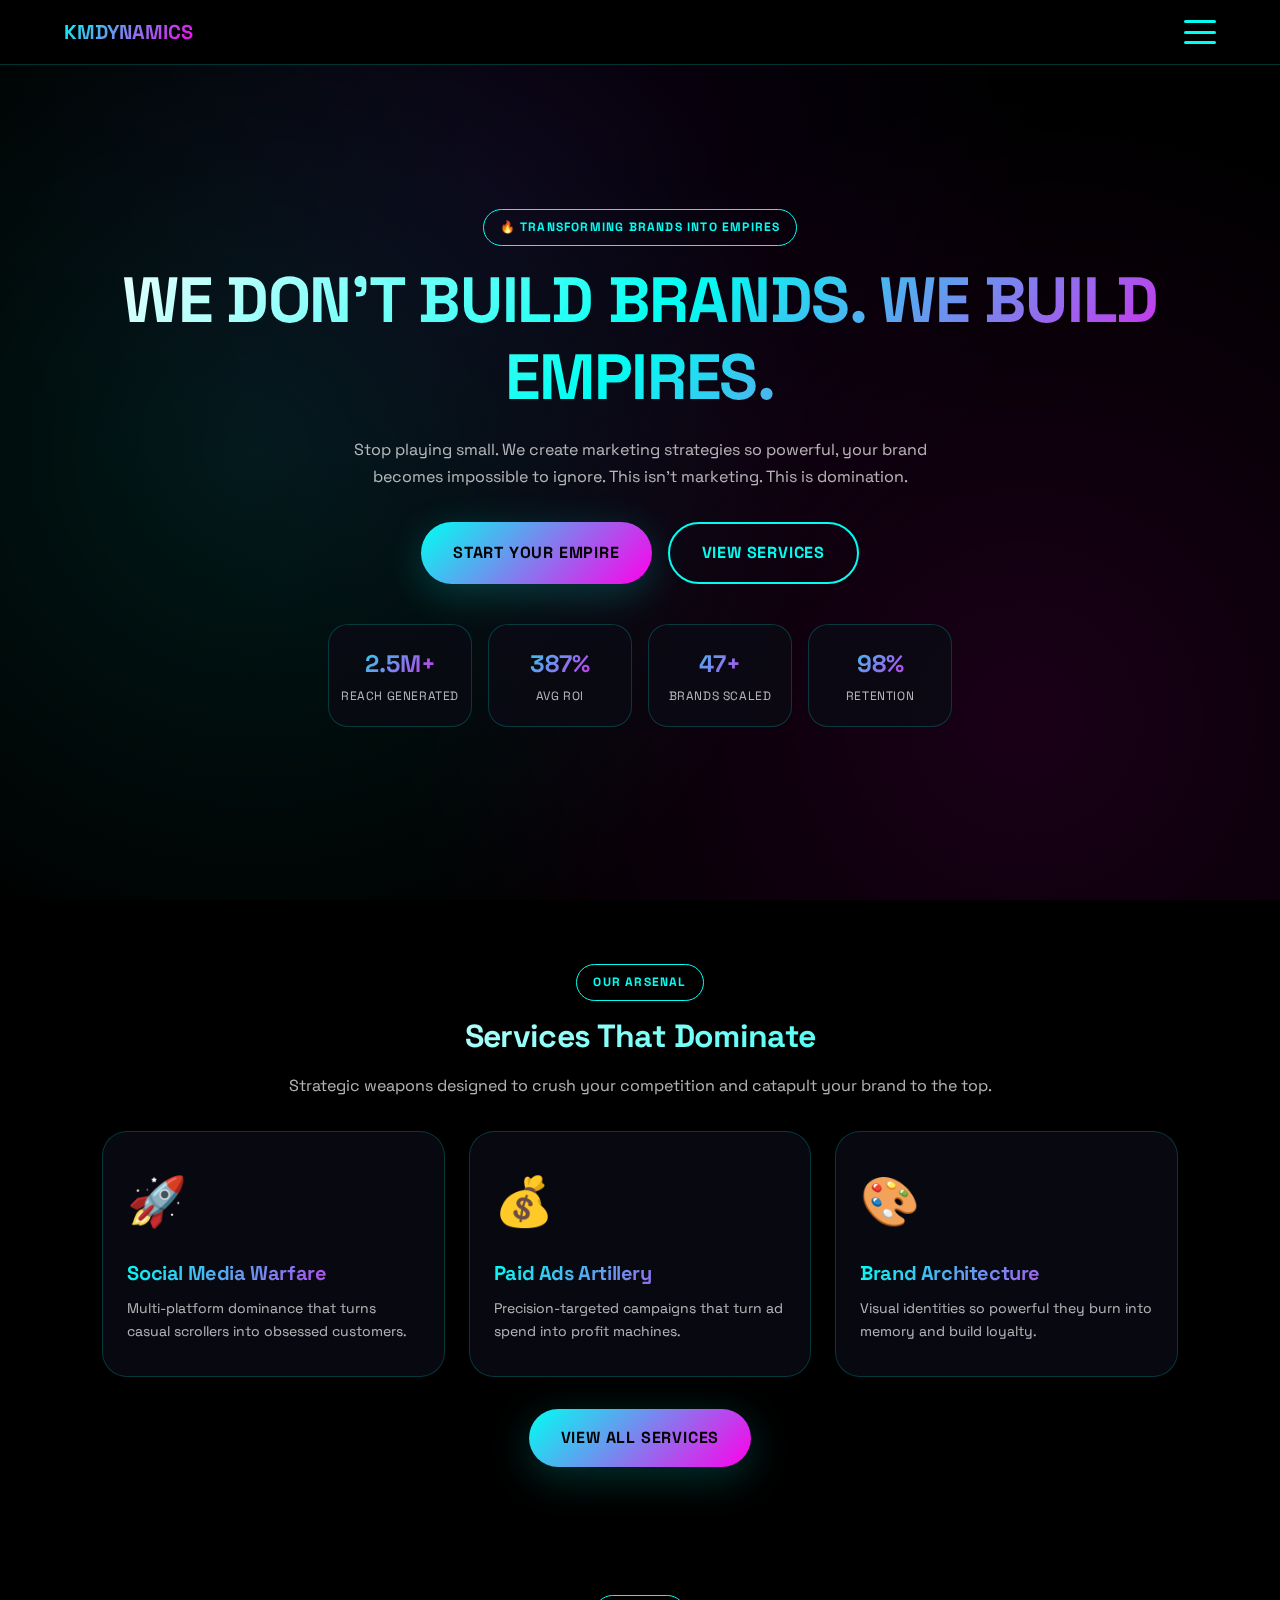
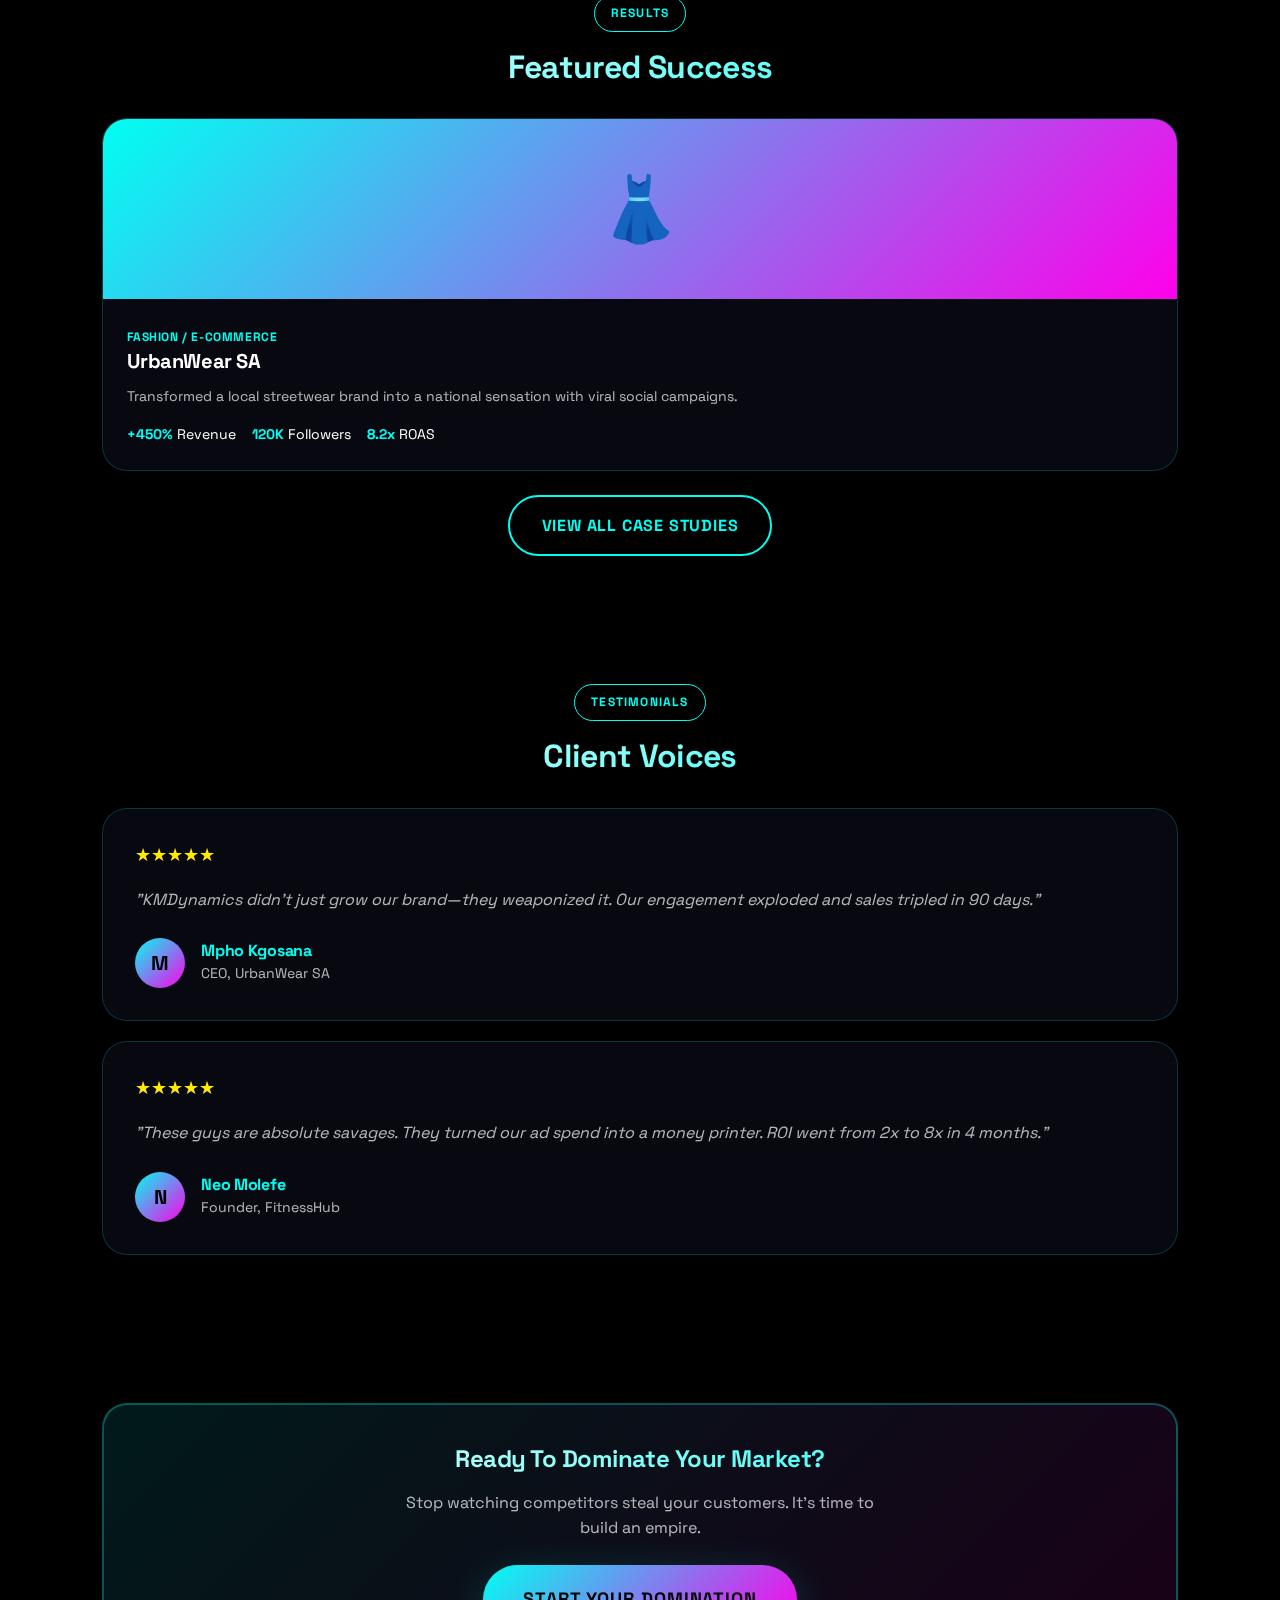
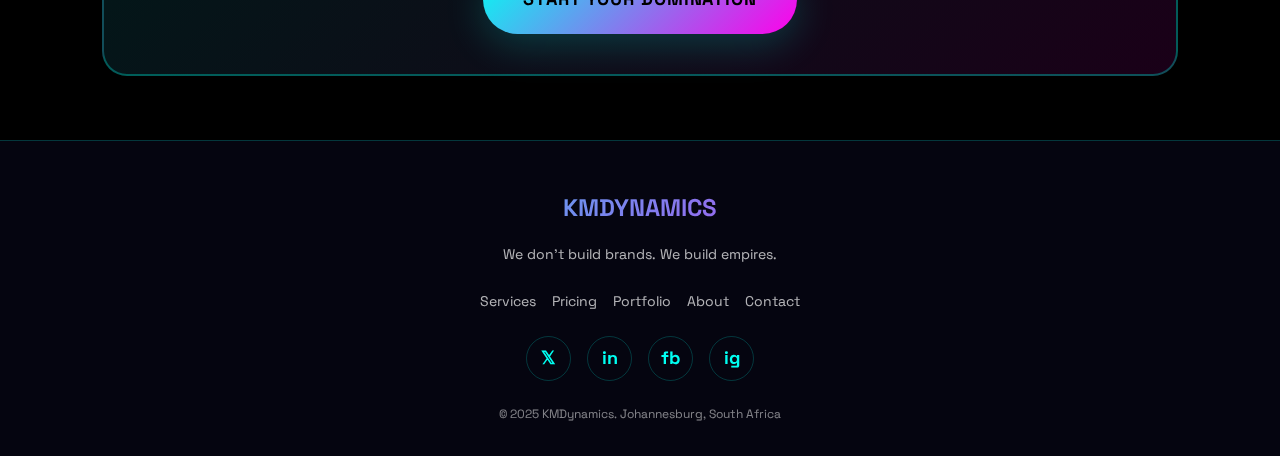
<file: index.html>
<!DOCTYPE html>
<html lang="en">
<head>
  <meta charset="UTF-8">
  <meta name="viewport" content="width=device-width, initial-scale=1.0">
  <meta name="description" content="KMDynamics - We don't build brands, we build empires. Strategic marketing that transforms ambitious brands into market leaders in South Africa.">
  <meta name="keywords" content="digital marketing, social media marketing, branding, SEO, Johannesburg, South Africa">
  <meta name="author" content="KMDynamics">
  
  <!-- Open Graph -->
  <meta property="og:title" content="KMDynamics | We Build Empires">
  <meta property="og:description" content="Strategic marketing that transforms ambitious brands into market leaders.">
  <meta property="og:type" content="website">
  <meta property="og:url" content="https://kmdynamics.co.za">
  
  <!-- Canonical -->
  <link rel="canonical" href="https://kmdynamics.co.za">
  
  <title>KMDynamics | We Don't Build Brands. We Build Empires.</title>
  
  <!-- Preload Critical Font -->
  <link rel="preconnect" href="https://fonts.googleapis.com">
  <link rel="preconnect" href="https://fonts.gstatic.com" crossorigin>
  <link href="https://fonts.googleapis.com/css2?family=Space+Grotesk:wght@400;500;600;700;800;900&display=swap" rel="stylesheet">
  
  <!-- Stylesheet -->
  <link rel="stylesheet" href="style.css">
</head>
<body>
  <!-- Skip Link for Accessibility -->
  <a href="#main" class="skip-link">Skip to main content</a>
  
  <!-- Background -->
  <div class="bg-gradient"></div>
  
  <!-- Header -->
  <header class="header">
    <a href="index.html" class="logo">KMDYNAMICS</a>
    <button class="menu-btn" onclick="toggleMenu()" aria-label="Toggle navigation" aria-expanded="false">
      <span></span><span></span><span></span>
    </button>
  </header>
  
  <!-- Mobile Navigation -->
  <nav class="mobile-nav" aria-label="Main navigation">
    <a href="index.html" class="active">Home</a>
    <a href="services.html">Services</a>
    <a href="pricing.html">Pricing</a>
    <a href="portfolio.html">Portfolio</a>
    <a href="about.html">About</a>
    <a href="contact.html">Contact</a>
  </nav>

  <!-- Main Content -->
  <main id="main">
    <!-- Hero Section -->
    <section class="hero">
      <span class="tag">🔥 Transforming Brands Into Empires</span>
      <h1 class="hero-title text-gradient">WE DON'T BUILD BRANDS. WE BUILD EMPIRES.</h1>
      <p class="hero-desc">Stop playing small. We create marketing strategies so powerful, your brand becomes impossible to ignore. This isn't marketing. This is domination.</p>
      <div class="hero-cta">
        <a href="contact.html" class="btn btn-primary">Start Your Empire</a>
        <a href="services.html" class="btn btn-secondary">View Services</a>
      </div>
      
      <!-- Stats -->
      <div class="stats-grid">
        <div class="stat-card">
          <div class="stat-number">2.5M+</div>
          <div class="stat-label">Reach Generated</div>
        </div>
        <div class="stat-card">
          <div class="stat-number">387%</div>
          <div class="stat-label">Avg ROI</div>
        </div>
        <div class="stat-card">
          <div class="stat-number">47+</div>
          <div class="stat-label">Brands Scaled</div>
        </div>
        <div class="stat-card">
          <div class="stat-number">98%</div>
          <div class="stat-label">Retention</div>
        </div>
      </div>
    </section>

    <!-- Services Preview -->
    <section class="section">
      <div class="text-center mb-8">
        <span class="tag">Our Arsenal</span>
        <h2 class="section-title text-gradient-subtle">Services That Dominate</h2>
        <p class="section-desc">Strategic weapons designed to crush your competition and catapult your brand to the top.</p>
      </div>
      
      <div class="services-grid">
        <article class="service-card">
          <span class="service-icon">🚀</span>
          <h3>Social Media Warfare</h3>
          <p>Multi-platform dominance that turns casual scrollers into obsessed customers.</p>
        </article>
        <article class="service-card">
          <span class="service-icon">💰</span>
          <h3>Paid Ads Artillery</h3>
          <p>Precision-targeted campaigns that turn ad spend into profit machines.</p>
        </article>
        <article class="service-card">
          <span class="service-icon">🎨</span>
          <h3>Brand Architecture</h3>
          <p>Visual identities so powerful they burn into memory and build loyalty.</p>
        </article>
      </div>
      
      <div class="text-center mt-8">
        <a href="services.html" class="btn btn-primary">View All Services</a>
      </div>
    </section>

    <!-- Featured Case Study -->
    <section class="section">
      <div class="text-center mb-8">
        <span class="tag">Results</span>
        <h2 class="section-title text-gradient-subtle">Featured Success</h2>
      </div>
      
      <article class="portfolio-card">
        <div class="portfolio-image">👗</div>
        <div class="portfolio-content">
          <span class="portfolio-tag">Fashion / E-commerce</span>
          <h3>UrbanWear SA</h3>
          <p>Transformed a local streetwear brand into a national sensation with viral social campaigns.</p>
          <div class="portfolio-stats">
            <span class="portfolio-stat"><strong>+450%</strong> Revenue</span>
            <span class="portfolio-stat"><strong>120K</strong> Followers</span>
            <span class="portfolio-stat"><strong>8.2x</strong> ROAS</span>
          </div>
        </div>
      </article>
      
      <div class="text-center mt-6">
        <a href="portfolio.html" class="btn btn-secondary">View All Case Studies</a>
      </div>
    </section>

    <!-- Testimonials -->
    <section class="section">
      <div class="text-center mb-8">
        <span class="tag">Testimonials</span>
        <h2 class="section-title text-gradient-subtle">Client Voices</h2>
      </div>
      
      <div class="testimonial">
        <div class="stars">★★★★★</div>
        <p class="testimonial-text">"KMDynamics didn't just grow our brand—they weaponized it. Our engagement exploded and sales tripled in 90 days."</p>
        <div class="author">
          <div class="avatar">M</div>
          <div class="author-info">
            <h4>Mpho Kgosana</h4>
            <span>CEO, UrbanWear SA</span>
          </div>
        </div>
      </div>
      
      <div class="testimonial">
        <div class="stars">★★★★★</div>
        <p class="testimonial-text">"These guys are absolute savages. They turned our ad spend into a money printer. ROI went from 2x to 8x in 4 months."</p>
        <div class="author">
          <div class="avatar">N</div>
          <div class="author-info">
            <h4>Neo Molefe</h4>
            <span>Founder, FitnessHub</span>
          </div>
        </div>
      </div>
    </section>

    <!-- CTA Section -->
    <section class="section">
      <div class="cta-box">
        <h2 class="text-gradient-subtle">Ready To Dominate Your Market?</h2>
        <p>Stop watching competitors steal your customers. It's time to build an empire.</p>
        <a href="contact.html" class="btn btn-primary btn-lg">Start Your Domination</a>
      </div>
    </section>
  </main>

  <!-- Footer -->
  <footer class="footer">
    <div class="footer-logo">KMDYNAMICS</div>
    <p class="footer-desc">We don't build brands. We build empires.</p>
    <nav class="footer-links" aria-label="Footer navigation">
      <a href="services.html">Services</a>
      <a href="pricing.html">Pricing</a>
      <a href="portfolio.html">Portfolio</a>
      <a href="about.html">About</a>
      <a href="contact.html">Contact</a>
    </nav>
    <div class="social-links">
      <a href="#" class="social-link" aria-label="Twitter">𝕏</a>
      <a href="#" class="social-link" aria-label="LinkedIn">in</a>
      <a href="#" class="social-link" aria-label="Facebook">fb</a>
      <a href="#" class="social-link" aria-label="Instagram">ig</a>
    </div>
    <p class="copyright">© 2025 KMDynamics. Johannesburg, South Africa</p>
  </footer>

  <!-- Scripts -->
  <script>
    // Mobile Menu Toggle
    function toggleMenu() {
      const btn = document.querySelector('.menu-btn');
      const nav = document.querySelector('.mobile-nav');
      const isOpen = btn.classList.toggle('active');
      nav.classList.toggle('active');
      btn.setAttribute('aria-expanded', isOpen);
      document.body.style.overflow = isOpen ? 'hidden' : '';
    }

    // Close menu on link click
    document.querySelectorAll('.mobile-nav a').forEach(link => {
      link.addEventListener('click', () => {
        document.querySelector('.menu-btn').classList.remove('active');
        document.querySelector('.mobile-nav').classList.remove('active');
        document.body.style.overflow = '';
      });
    });

    // Intersection Observer for animations
    const observer = new IntersectionObserver((entries) => {
      entries.forEach(entry => {
        if (entry.isIntersecting) {
          entry.target.classList.add('animate-in');
        }
      });
    }, { threshold: 0.1 });

    document.querySelectorAll('.service-card, .testimonial, .portfolio-card').forEach(el => {
      observer.observe(el);
    });
  </script>

  <!-- Structured Data -->
  <script type="application/ld+json">
  {
    "@context": "https://schema.org",
    "@type": "Organization",
    "name": "KMDynamics",
    "description": "Strategic marketing agency that transforms ambitious brands into market leaders",
    "url": "https://kmdynamics.co.za",
    "logo": "https://kmdynamics.co.za/logo.png",
    "address": {
      "@type": "PostalAddress",
      "addressLocality": "Johannesburg",
      "addressCountry": "ZA"
    },
    "contactPoint": {
      "@type": "ContactPoint",
      "email": "kmdynamics1@gmail.com",
      "contactType": "sales"
    }
  }
  </script>
</body>
</html>
</file>
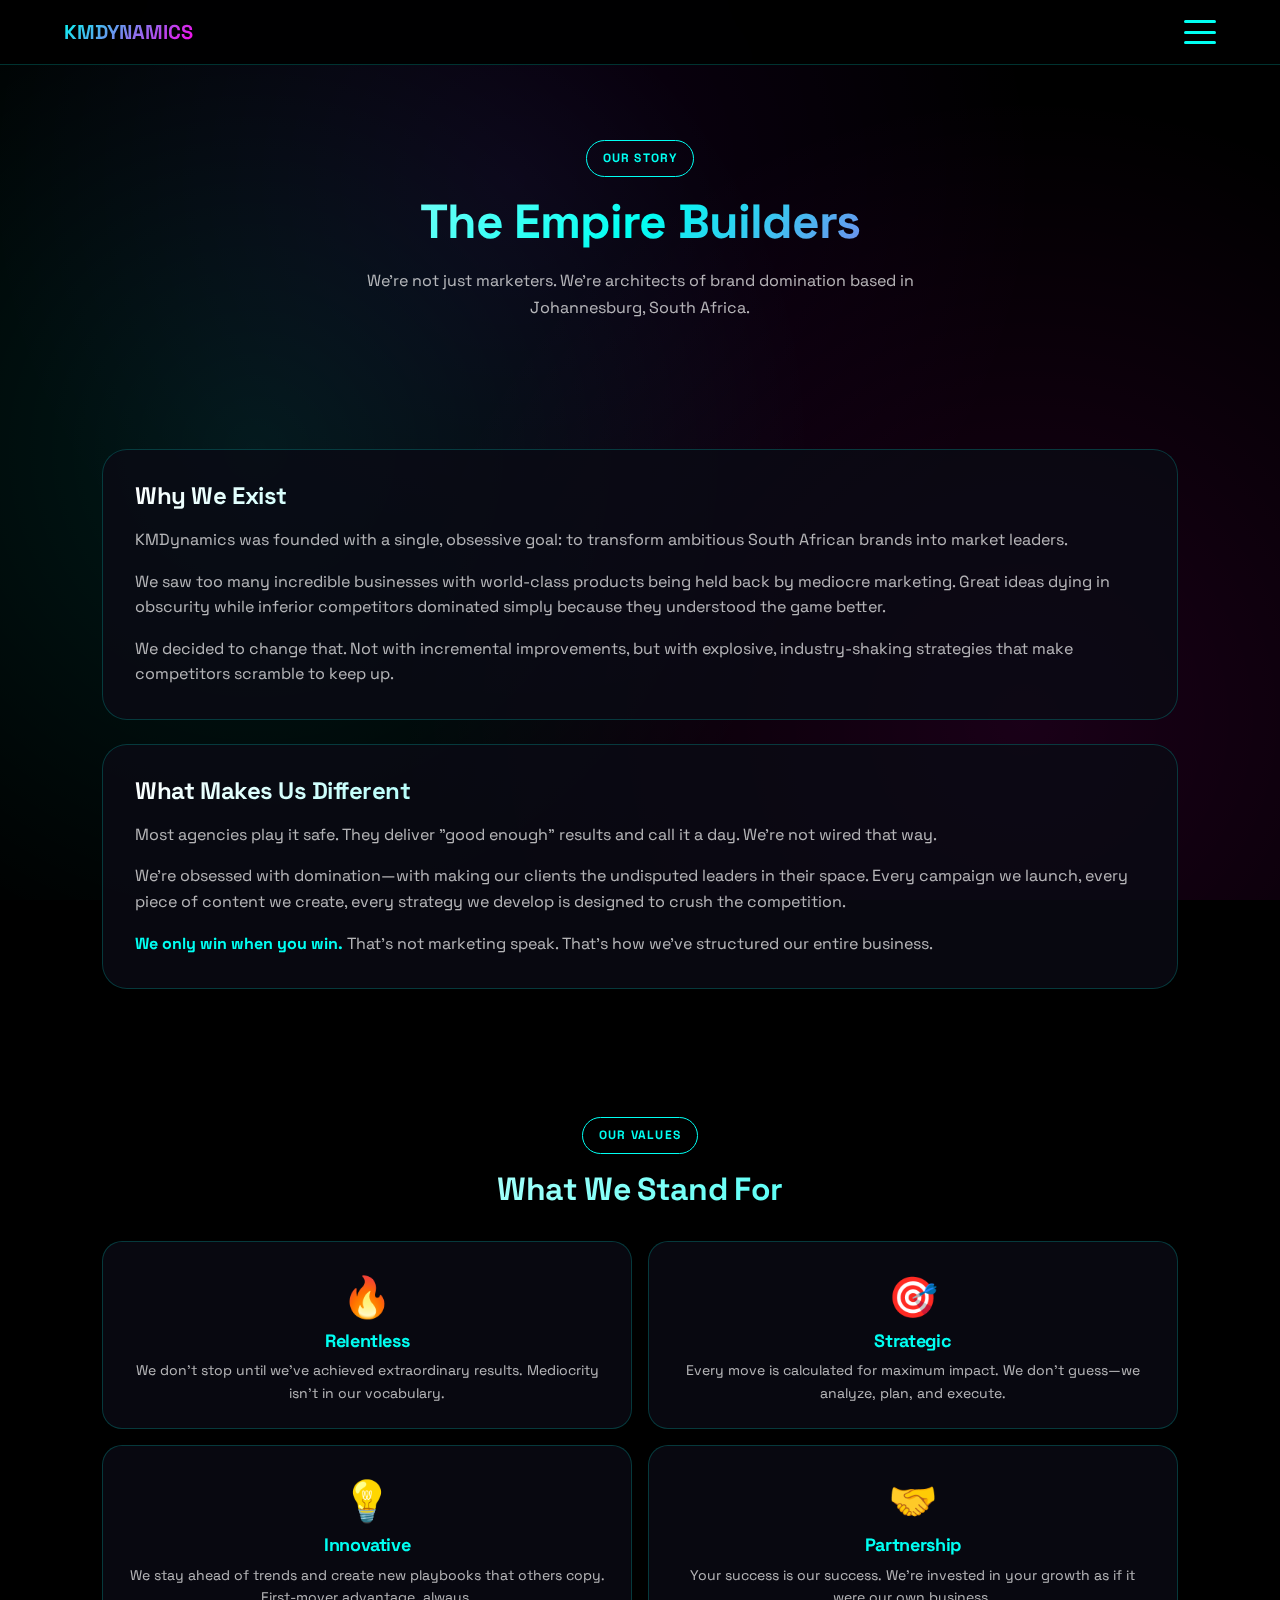
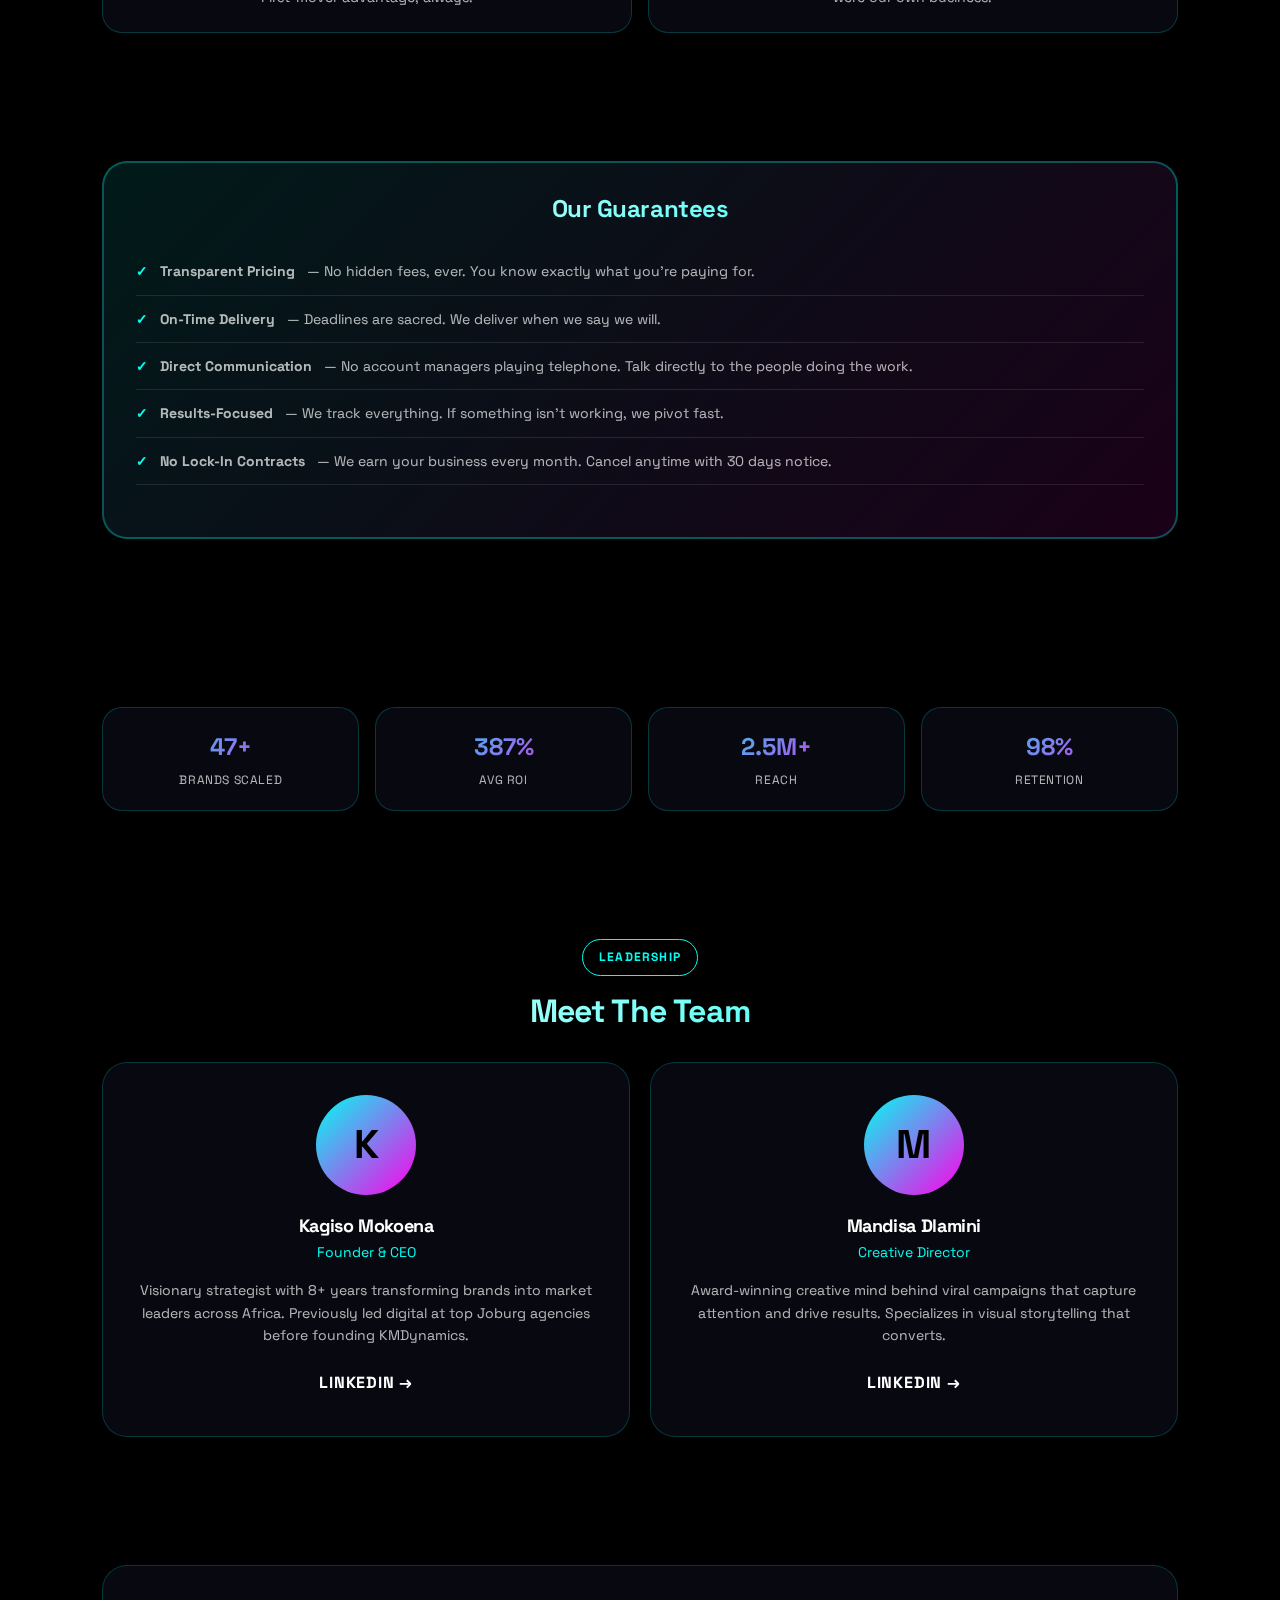
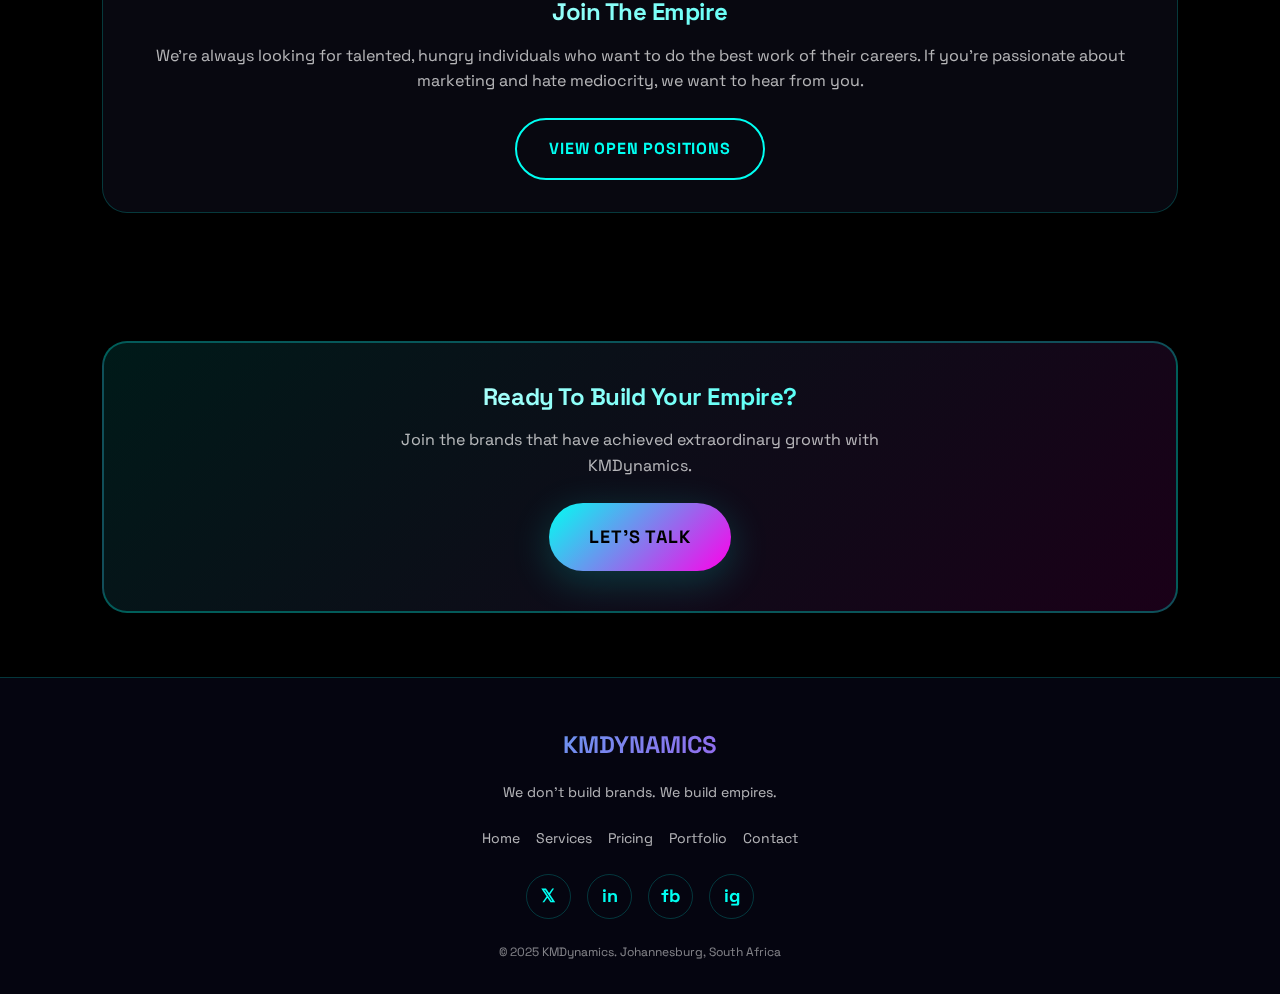
<file: about.html>
<!DOCTYPE html>
<html lang="en">
<head>
  <meta charset="UTF-8">
  <meta name="viewport" content="width=device-width, initial-scale=1.0">
  <meta name="description" content="About KMDynamics: Johannesburg-based digital marketing agency transforming ambitious SA brands into market leaders since 2020.">
  <link rel="canonical" href="https://kmdynamics.co.za/about.html">
  
  <title>About | KMDynamics - The Empire Builders</title>
  
  <link rel="preconnect" href="https://fonts.googleapis.com">
  <link rel="preconnect" href="https://fonts.gstatic.com" crossorigin>
  <link href="https://fonts.googleapis.com/css2?family=Space+Grotesk:wght@400;500;600;700;800;900&display=swap" rel="stylesheet">
  <link rel="stylesheet" href="style.css">
</head>
<body>
  <a href="#main" class="skip-link">Skip to main content</a>
  <div class="bg-gradient"></div>
  
  <header class="header">
    <a href="index.html" class="logo">KMDYNAMICS</a>
    <button class="menu-btn" onclick="toggleMenu()" aria-label="Toggle navigation">
      <span></span><span></span><span></span>
    </button>
  </header>
  
  <nav class="mobile-nav" aria-label="Main navigation">
    <a href="index.html">Home</a>
    <a href="services.html">Services</a>
    <a href="pricing.html">Pricing</a>
    <a href="portfolio.html">Portfolio</a>
    <a href="about.html" class="active">About</a>
    <a href="contact.html">Contact</a>
  </nav>

  <main id="main">
    <div class="page-header">
      <span class="tag">Our Story</span>
      <h1 class="page-title text-gradient">The Empire Builders</h1>
      <p class="page-desc">We're not just marketers. We're architects of brand domination based in Johannesburg, South Africa.</p>
    </div>

    <!-- Brand Story -->
    <section class="section">
      <div class="card mb-6">
        <h2 class="text-gradient-subtle mb-4">Why We Exist</h2>
        <p class="text-muted mb-4">KMDynamics was founded with a single, obsessive goal: to transform ambitious South African brands into market leaders.</p>
        <p class="text-muted mb-4">We saw too many incredible businesses with world-class products being held back by mediocre marketing. Great ideas dying in obscurity while inferior competitors dominated simply because they understood the game better.</p>
        <p class="text-muted">We decided to change that. Not with incremental improvements, but with explosive, industry-shaking strategies that make competitors scramble to keep up.</p>
      </div>

      <div class="card">
        <h2 class="text-gradient-subtle mb-4">What Makes Us Different</h2>
        <p class="text-muted mb-4">Most agencies play it safe. They deliver "good enough" results and call it a day. We're not wired that way.</p>
        <p class="text-muted mb-4">We're obsessed with domination—with making our clients the undisputed leaders in their space. Every campaign we launch, every piece of content we create, every strategy we develop is designed to crush the competition.</p>
        <p class="text-muted"><strong class="text-primary">We only win when you win.</strong> That's not marketing speak. That's how we've structured our entire business.</p>
      </div>
    </section>

    <!-- Values & Guarantees -->
    <section class="section">
      <div class="text-center mb-8">
        <span class="tag">Our Values</span>
        <h2 class="section-title text-gradient-subtle">What We Stand For</h2>
      </div>

      <div class="values-grid">
        <div class="value-card">
          <span class="value-icon">🔥</span>
          <h3>Relentless</h3>
          <p>We don't stop until we've achieved extraordinary results. Mediocrity isn't in our vocabulary.</p>
        </div>
        <div class="value-card">
          <span class="value-icon">🎯</span>
          <h3>Strategic</h3>
          <p>Every move is calculated for maximum impact. We don't guess—we analyze, plan, and execute.</p>
        </div>
        <div class="value-card">
          <span class="value-icon">💡</span>
          <h3>Innovative</h3>
          <p>We stay ahead of trends and create new playbooks that others copy. First-mover advantage, always.</p>
        </div>
        <div class="value-card">
          <span class="value-icon">🤝</span>
          <h3>Partnership</h3>
          <p>Your success is our success. We're invested in your growth as if it were our own business.</p>
        </div>
      </div>
    </section>

    <!-- Guarantees -->
    <section class="section section-sm">
      <div class="card card-gradient">
        <h2 class="text-gradient-subtle text-center mb-6">Our Guarantees</h2>
        <div class="feature-list">
          <li><strong>Transparent Pricing</strong> — No hidden fees, ever. You know exactly what you're paying for.</li>
          <li><strong>On-Time Delivery</strong> — Deadlines are sacred. We deliver when we say we will.</li>
          <li><strong>Direct Communication</strong> — No account managers playing telephone. Talk directly to the people doing the work.</li>
          <li><strong>Results-Focused</strong> — We track everything. If something isn't working, we pivot fast.</li>
          <li><strong>No Lock-In Contracts</strong> — We earn your business every month. Cancel anytime with 30 days notice.</li>
        </div>
      </div>
    </section>

    <!-- Stats -->
    <section class="section">
      <div class="stats-grid">
        <div class="stat-card">
          <div class="stat-number">47+</div>
          <div class="stat-label">Brands Scaled</div>
        </div>
        <div class="stat-card">
          <div class="stat-number">387%</div>
          <div class="stat-label">Avg ROI</div>
        </div>
        <div class="stat-card">
          <div class="stat-number">2.5M+</div>
          <div class="stat-label">Reach</div>
        </div>
        <div class="stat-card">
          <div class="stat-number">98%</div>
          <div class="stat-label">Retention</div>
        </div>
      </div>
    </section>

    <!-- Team -->
    <section class="section">
      <div class="text-center mb-8">
        <span class="tag">Leadership</span>
        <h2 class="section-title text-gradient-subtle">Meet The Team</h2>
      </div>

      <div class="team-grid">
        <div class="team-card">
          <div class="team-avatar">K</div>
          <h3>Kagiso Mokoena</h3>
          <p class="role">Founder & CEO</p>
          <p>Visionary strategist with 8+ years transforming brands into market leaders across Africa. Previously led digital at top Joburg agencies before founding KMDynamics.</p>
          <a href="#" class="btn btn-ghost mt-4" aria-label="Kagiso's LinkedIn">LinkedIn →</a>
        </div>
        <div class="team-card">
          <div class="team-avatar">M</div>
          <h3>Mandisa Dlamini</h3>
          <p class="role">Creative Director</p>
          <p>Award-winning creative mind behind viral campaigns that capture attention and drive results. Specializes in visual storytelling that converts.</p>
          <a href="#" class="btn btn-ghost mt-4" aria-label="Mandisa's LinkedIn">LinkedIn →</a>
        </div>
      </div>
    </section>

    <!-- Careers -->
    <section class="section">
      <div class="card text-center">
        <h2 class="text-gradient-subtle mb-4">Join The Empire</h2>
        <p class="text-muted mb-6">We're always looking for talented, hungry individuals who want to do the best work of their careers. If you're passionate about marketing and hate mediocrity, we want to hear from you.</p>
        <a href="contact.html?subject=careers" class="btn btn-secondary">View Open Positions</a>
      </div>
    </section>

    <!-- CTA -->
    <section class="section">
      <div class="cta-box">
        <h2 class="text-gradient-subtle">Ready To Build Your Empire?</h2>
        <p>Join the brands that have achieved extraordinary growth with KMDynamics.</p>
        <a href="contact.html" class="btn btn-primary btn-lg">Let's Talk</a>
      </div>
    </section>
  </main>

  <footer class="footer">
    <div class="footer-logo">KMDYNAMICS</div>
    <p class="footer-desc">We don't build brands. We build empires.</p>
    <nav class="footer-links">
      <a href="index.html">Home</a>
      <a href="services.html">Services</a>
      <a href="pricing.html">Pricing</a>
      <a href="portfolio.html">Portfolio</a>
      <a href="contact.html">Contact</a>
    </nav>
    <div class="social-links">
      <a href="#" class="social-link" aria-label="Twitter">𝕏</a>
      <a href="#" class="social-link" aria-label="LinkedIn">in</a>
      <a href="#" class="social-link" aria-label="Facebook">fb</a>
      <a href="#" class="social-link" aria-label="Instagram">ig</a>
    </div>
    <p class="copyright">© 2025 KMDynamics. Johannesburg, South Africa</p>
  </footer>

  <script>
    function toggleMenu() {
      document.querySelector('.menu-btn').classList.toggle('active');
      document.querySelector('.mobile-nav').classList.toggle('active');
      document.body.style.overflow = document.querySelector('.mobile-nav').classList.contains('active') ? 'hidden' : '';
    }

    document.querySelectorAll('.mobile-nav a').forEach(link => {
      link.addEventListener('click', () => {
        document.querySelector('.menu-btn').classList.remove('active');
        document.querySelector('.mobile-nav').classList.remove('active');
        document.body.style.overflow = '';
      });
    });
  </script>

  <script type="application/ld+json">
  {
    "@context": "https://schema.org",
    "@type": "AboutPage",
    "mainEntity": {
      "@type": "Organization",
      "name": "KMDynamics",
      "foundingDate": "2020",
      "foundingLocation": "Johannesburg, South Africa",
      "description": "Digital marketing agency transforming ambitious SA brands into market leaders"
    }
  }
  </script>
</body>
</html>
</file>
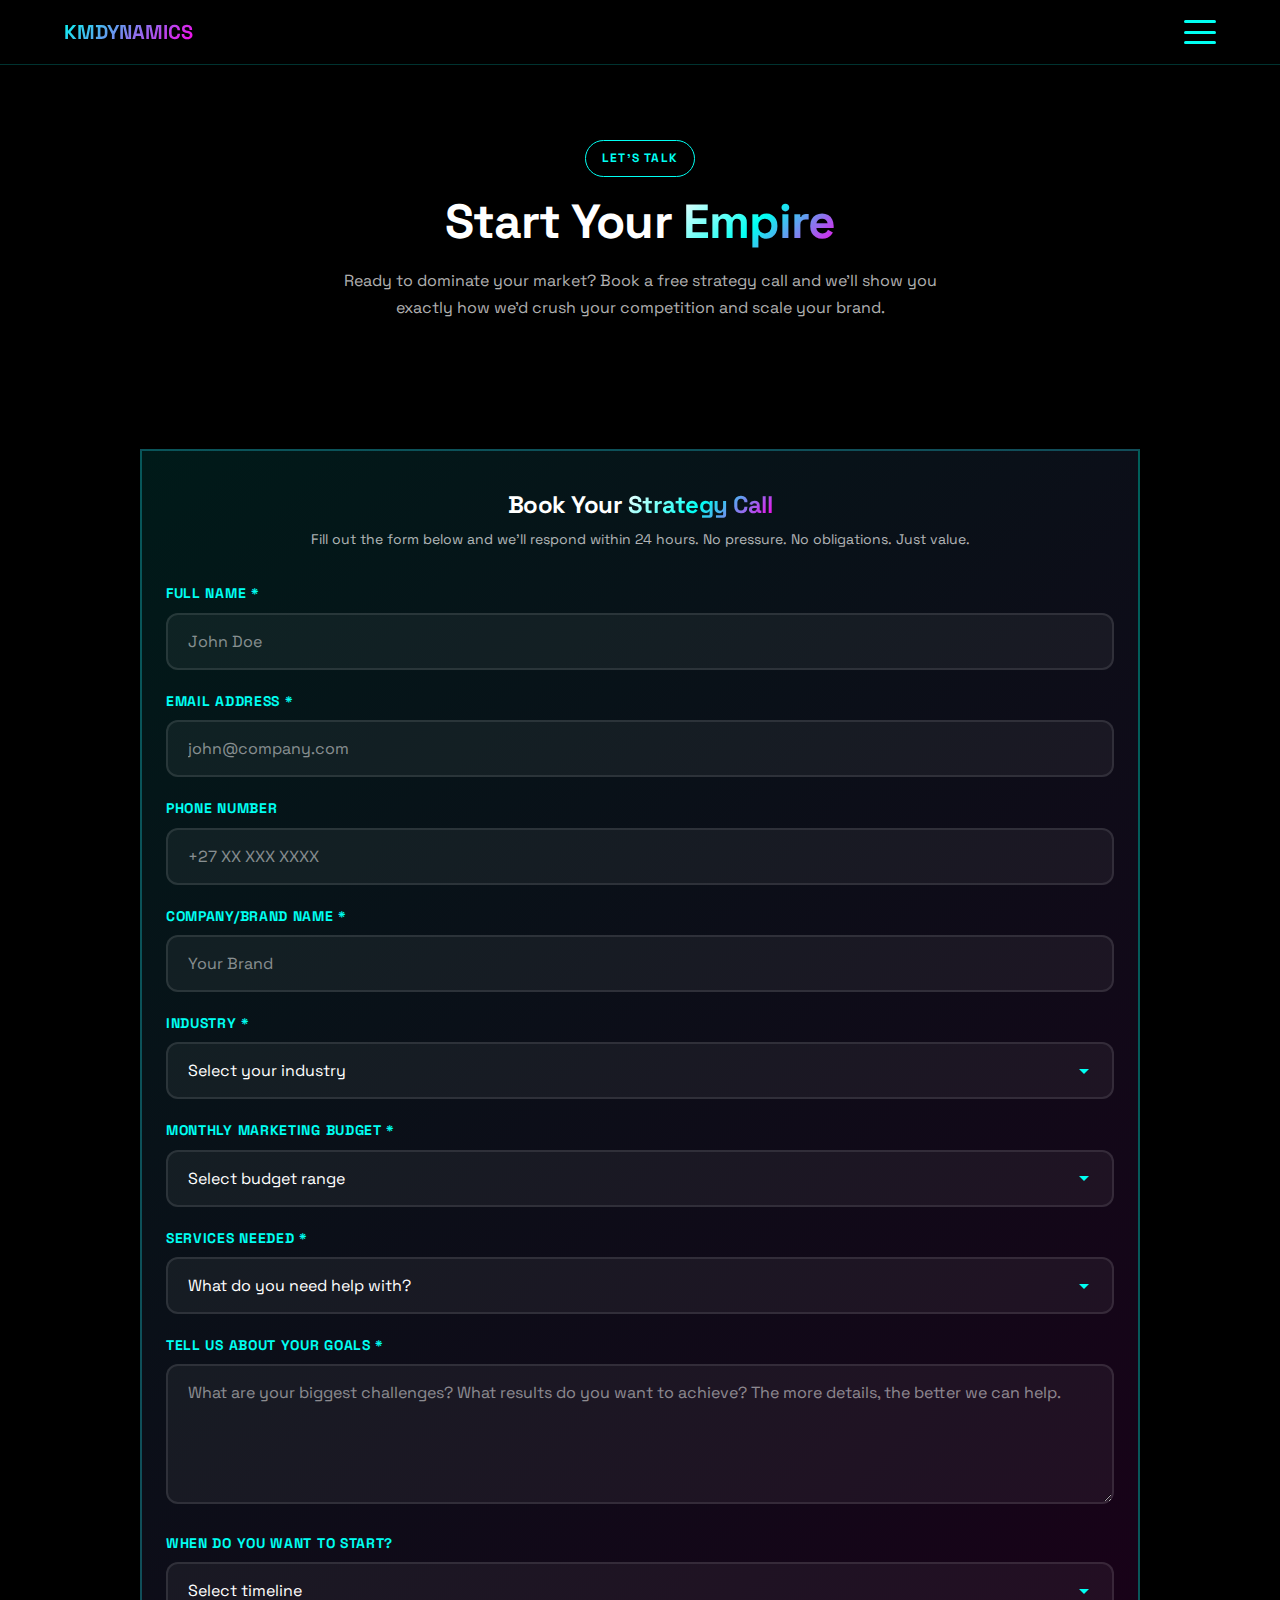
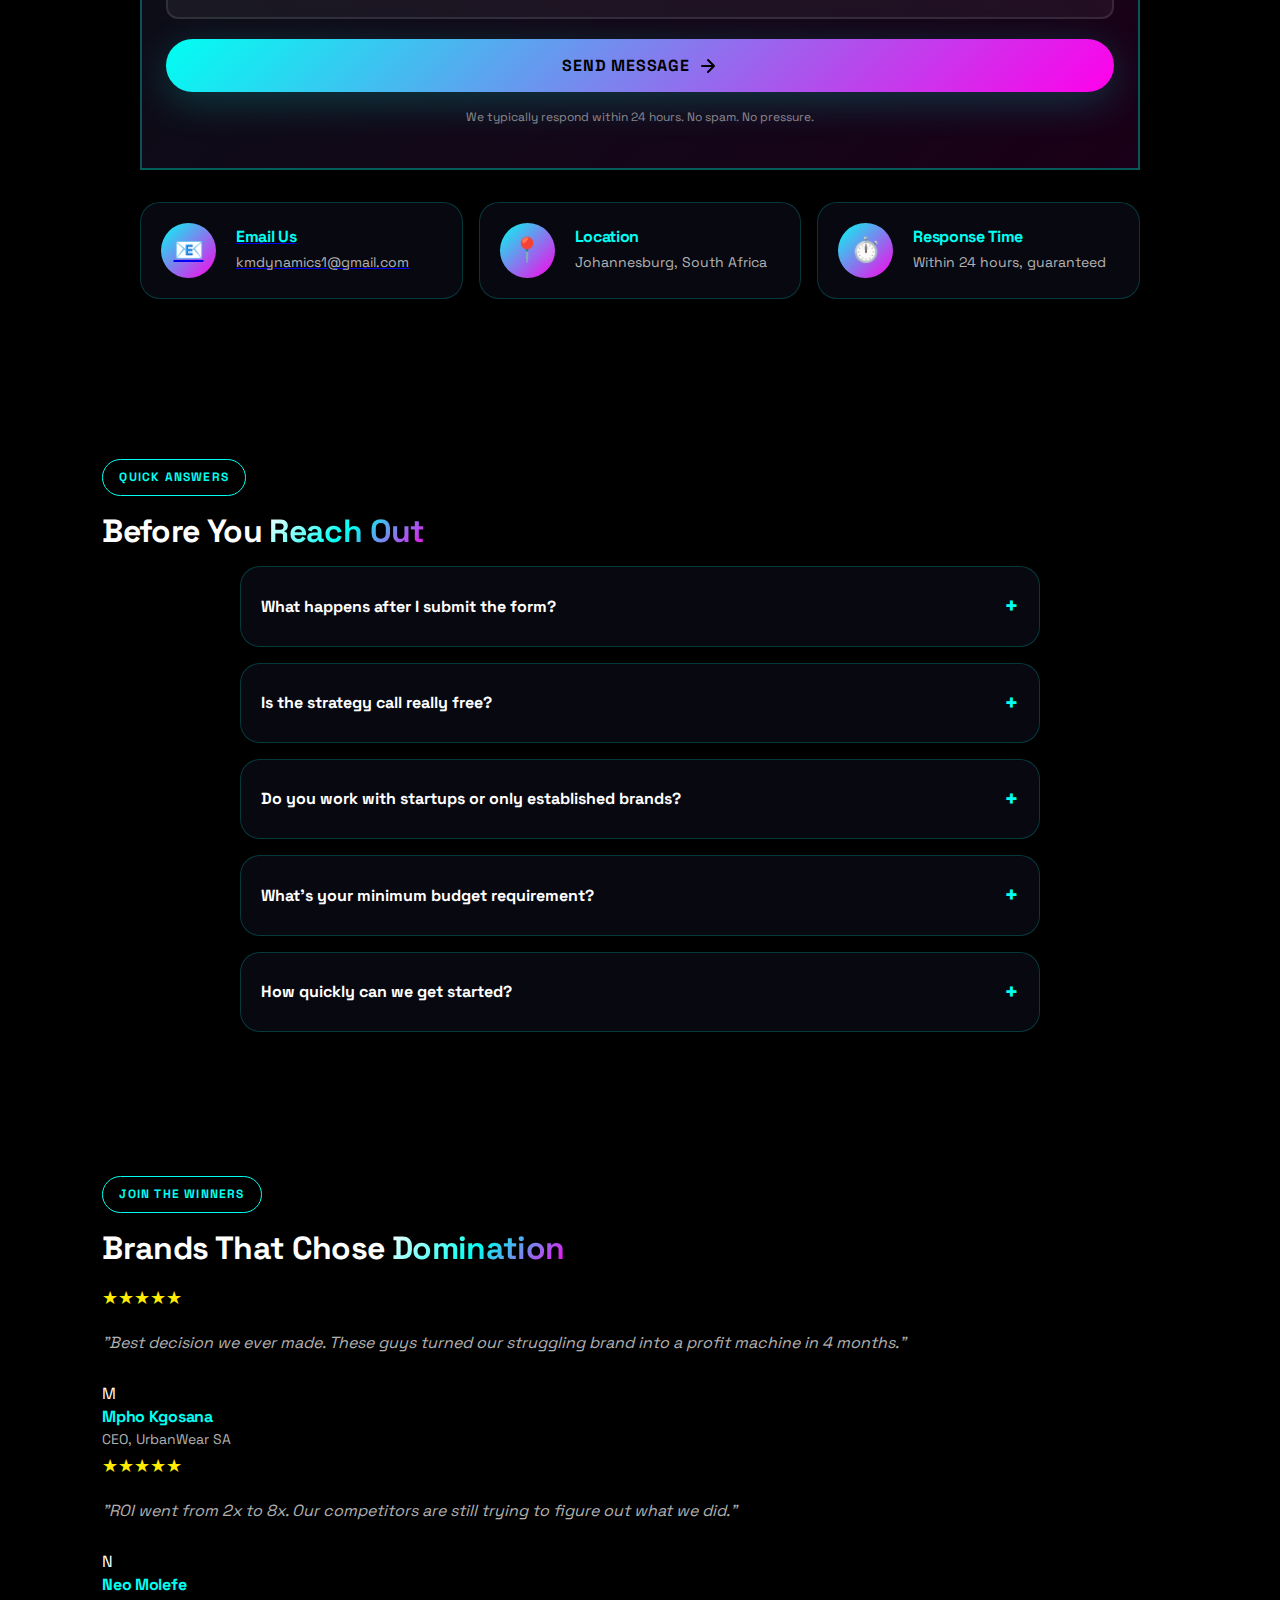
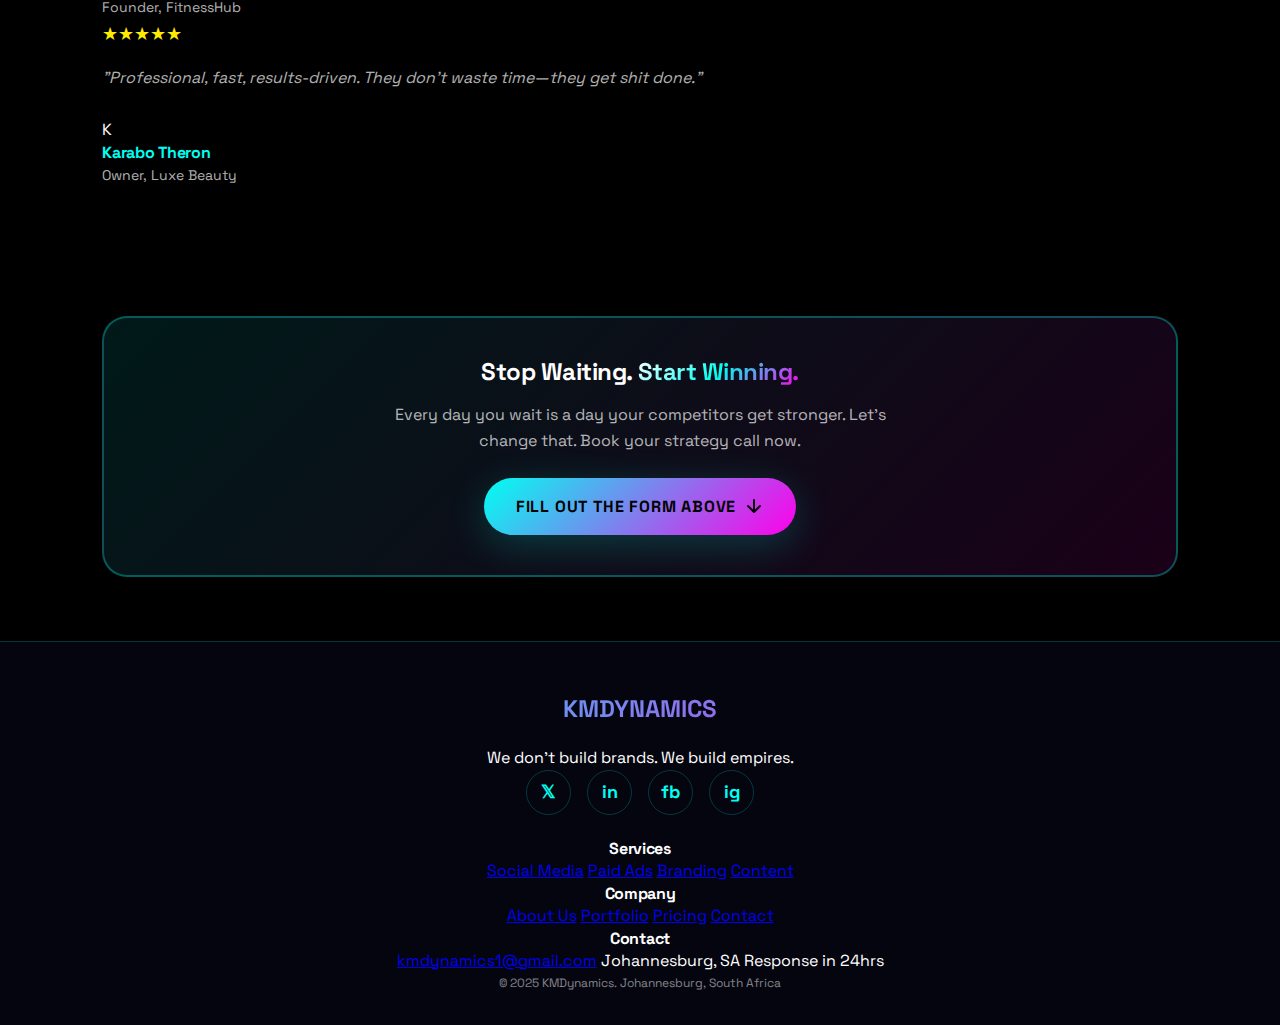
<file: contact.html>
<!DOCTYPE html>
<html lang="en">
<head>
  <meta charset="UTF-8">
  <meta name="viewport" content="width=device-width, initial-scale=1.0">
  <title>Contact | KMDynamics - Start Your Empire</title>
  <link rel="preconnect" href="https://fonts.googleapis.com">
  <link rel="preconnect" href="https://fonts.gstatic.com" crossorigin>
  <link href="https://fonts.googleapis.com/css2?family=Space+Grotesk:wght@400;500;600;700;800;900&display=swap" rel="stylesheet">
  <link rel="stylesheet" href="style.css">
</head>
<body>
  <a href="#main" class="skip-link">Skip to main content</a>
  
  <!-- Dynamic Background -->
  <div class="bg-system">
    <div class="gradient-orb orb-1"></div>
    <div class="gradient-orb orb-2"></div>
    <div class="gradient-orb orb-3"></div>
    <div class="grid-lines"></div>
  </div>
  
  <!-- Header -->
  <header class="header">
    <a href="index.html" class="logo">
      <span class="logo-text">KM</span><span class="logo-accent">DYNAMICS</span>
    </a>
    <button class="menu-btn" onclick="toggleMenu()" aria-label="Toggle navigation" aria-expanded="false">
      <span></span><span></span><span></span>
    </button>
  </header>
  
  <!-- Mobile Navigation -->
  <nav class="mobile-nav" aria-label="Main navigation">
    <a href="index.html">Home</a>
    <a href="services.html">Services</a>
    <a href="pricing.html">Pricing</a>
    <a href="portfolio.html">Portfolio</a>
    <a href="about.html">About</a>
    <a href="contact.html" class="active">Contact</a>
  </nav>

  <!-- Main Content -->
  <main id="main">
    <!-- Page Header -->
    <section class="page-header">
      <span class="tag tag-animated">Let's Talk</span>
      <h1 class="page-title">
        Start Your <span class="text-gradient">Empire</span>
      </h1>
      <p class="page-desc">Ready to dominate your market? Book a free strategy call and we'll show you exactly how we'd crush your competition and scale your brand.</p>
    </section>

    <!-- Contact Section -->
    <section class="section">
      <div style="max-width: 1000px; margin: 0 auto; display: grid; gap: var(--space-8);">
        <!-- Contact Form -->
        <div class="card-gradient" style="padding: var(--space-10) var(--space-6);">
          <h2 style="font-size: var(--font-size-2xl); margin-bottom: var(--space-2); text-align: center;">
            Book Your <span class="text-gradient">Strategy Call</span>
          </h2>
          <p style="text-align: center; color: var(--color-text-muted); margin-bottom: var(--space-8); font-size: var(--font-size-sm);">
            Fill out the form below and we'll respond within 24 hours. No pressure. No obligations. Just value.
          </p>
          
          <form id="contactForm" onsubmit="handleSubmit(event)">
            <!-- Honeypot field for spam protection -->
            <div class="form-honeypot">
              <label for="website">Leave this field empty</label>
              <input type="text" id="website" name="website" tabindex="-1" autocomplete="off">
            </div>
            
            <div class="form-group">
              <label for="name" class="form-label">Full Name *</label>
              <input type="text" id="name" name="name" class="form-input" required placeholder="John Doe">
            </div>
            
            <div class="form-group">
              <label for="email" class="form-label">Email Address *</label>
              <input type="email" id="email" name="email" class="form-input" required placeholder="john@company.com">
            </div>
            
            <div class="form-group">
              <label for="phone" class="form-label">Phone Number</label>
              <input type="tel" id="phone" name="phone" class="form-input" placeholder="+27 XX XXX XXXX">
            </div>
            
            <div class="form-group">
              <label for="company" class="form-label">Company/Brand Name *</label>
              <input type="text" id="company" name="company" class="form-input" required placeholder="Your Brand">
            </div>
            
            <div class="form-group">
              <label for="industry" class="form-label">Industry *</label>
              <select id="industry" name="industry" class="form-select" required>
                <option value="">Select your industry</option>
                <option value="fashion">Fashion & Apparel</option>
                <option value="beauty">Beauty & Cosmetics</option>
                <option value="fitness">Fitness & Health</option>
                <option value="food">Food & Beverage</option>
                <option value="tech">Tech & SaaS</option>
                <option value="real-estate">Real Estate</option>
                <option value="professional">Professional Services</option>
                <option value="ecommerce">E-commerce</option>
                <option value="other">Other</option>
              </select>
            </div>
            
            <div class="form-group">
              <label for="budget" class="form-label">Monthly Marketing Budget *</label>
              <select id="budget" name="budget" class="form-select" required>
                <option value="">Select budget range</option>
                <option value="under-15k">Under R15,000</option>
                <option value="15k-30k">R15,000 - R30,000</option>
                <option value="30k-60k">R30,000 - R60,000</option>
                <option value="60k-plus">R60,000+</option>
                <option value="not-sure">Not Sure Yet</option>
              </select>
            </div>
            
            <div class="form-group">
              <label for="services" class="form-label">Services Needed *</label>
              <select id="services" name="services" class="form-select" required>
                <option value="">What do you need help with?</option>
                <option value="social-media">Social Media Management</option>
                <option value="paid-ads">Paid Advertising</option>
                <option value="branding">Branding & Design</option>
                <option value="content">Content Creation</option>
                <option value="influencer">Influencer Marketing</option>
                <option value="full-service">Full-Service Marketing</option>
                <option value="not-sure">Not Sure - Need Advice</option>
              </select>
            </div>
            
            <div class="form-group">
              <label for="message" class="form-label">Tell Us About Your Goals *</label>
              <textarea id="message" name="message" class="form-textarea" required placeholder="What are your biggest challenges? What results do you want to achieve? The more details, the better we can help."></textarea>
            </div>
            
            <div class="form-group">
              <label for="timeline" class="form-label">When Do You Want To Start?</label>
              <select id="timeline" name="timeline" class="form-select">
                <option value="">Select timeline</option>
                <option value="asap">ASAP - Let's Go Now</option>
                <option value="1-2-weeks">1-2 Weeks</option>
                <option value="1-month">Within 1 Month</option>
                <option value="exploring">Just Exploring Options</option>
              </select>
            </div>
            
            <button type="submit" class="btn btn-primary btn-block btn-glow">
              <span>Send Message</span>
              <svg width="20" height="20" viewBox="0 0 20 20" fill="none">
                <path d="M4 10h12m-6-6l6 6-6 6" stroke="currentColor" stroke-width="2" stroke-linecap="round" stroke-linejoin="round"/>
              </svg>
            </button>
            
            <p style="text-align: center; font-size: var(--font-size-xs); color: var(--color-text-dim); margin-top: var(--space-4);">
              We typically respond within 24 hours. No spam. No pressure.
            </p>
          </form>
        </div>
        
        <!-- Contact Cards -->
        <div class="contact-cards">
          <a href="mailto:kmdynamics1@gmail.com" class="contact-card">
            <div class="contact-icon">📧</div>
            <div>
              <h3>Email Us</h3>
              <p>kmdynamics1@gmail.com</p>
            </div>
          </a>
          
          <div class="contact-card">
            <div class="contact-icon">📍</div>
            <div>
              <h3>Location</h3>
              <p>Johannesburg, South Africa</p>
            </div>
          </div>
          
          <div class="contact-card">
            <div class="contact-icon">⏱️</div>
            <div>
              <h3>Response Time</h3>
              <p>Within 24 hours, guaranteed</p>
            </div>
          </div>
        </div>
      </div>
    </section>

    <!-- FAQ Section -->
    <section class="section">
      <div class="section-header">
        <span class="tag tag-animated">Quick Answers</span>
        <h2 class="section-title">
          Before You <span class="text-gradient">Reach Out</span>
        </h2>
      </div>
      
      <div style="max-width: 800px; margin: 0 auto;">
        <div class="faq-item">
          <div class="faq-question" onclick="toggleFaq(this)">
            What happens after I submit the form?
          </div>
          <div class="faq-answer">
            We'll review your information and respond within 24 hours via email to schedule a free 30-minute strategy call. On the call, we'll discuss your goals, challenges, and show you exactly how we'd help you dominate.
          </div>
        </div>
        
        <div class="faq-item">
          <div class="faq-question" onclick="toggleFaq(this)">
            Is the strategy call really free?
          </div>
          <div class="faq-answer">
            100% free. No catch. No pressure. We'll audit your current marketing, share insights, and show you our approach. If it's a fit, great. If not, you still walk away with actionable advice worth thousands.
          </div>
        </div>
        
        <div class="faq-item">
          <div class="faq-question" onclick="toggleFaq(this)">
            Do you work with startups or only established brands?
          </div>
          <div class="faq-answer">
            We work with both! We've helped startups launch from zero and scaled 7-figure brands to 8 figures. What matters most is ambition and budget to invest in growth.
          </div>
        </div>
        
        <div class="faq-item">
          <div class="faq-question" onclick="toggleFaq(this)">
            What's your minimum budget requirement?
          </div>
          <div class="faq-answer">
            Our Starter package begins at R15,000/month. However, we recommend at least R25,000-30,000/month (including ad spend) to see meaningful results. Quality marketing requires investment.
          </div>
        </div>
        
        <div class="faq-item">
          <div class="faq-question" onclick="toggleFaq(this)">
            How quickly can we get started?
          </div>
          <div class="faq-answer">
            For motivated clients, we can start within 1-2 weeks. We'll onboard you, conduct discovery, and begin executing immediately. Speed matters in marketing.
          </div>
        </div>
      </div>
    </section>

    <!-- Social Proof -->
    <section class="section">
      <div class="section-header">
        <span class="tag tag-animated">Join The Winners</span>
        <h2 class="section-title">
          Brands That Chose <span class="text-gradient">Domination</span>
        </h2>
      </div>
      
      <div class="testimonials-grid">
        <div class="testimonial-card">
          <div class="testimonial-header">
            <div class="stars">★★★★★</div>
          </div>
          <p class="testimonial-text">"Best decision we ever made. These guys turned our struggling brand into a profit machine in 4 months."</p>
          <div class="testimonial-author">
            <div class="author-avatar">M</div>
            <div class="author-info">
              <h4>Mpho Kgosana</h4>
              <span>CEO, UrbanWear SA</span>
            </div>
          </div>
        </div>
        
        <div class="testimonial-card">
          <div class="testimonial-header">
            <div class="stars">★★★★★</div>
          </div>
          <p class="testimonial-text">"ROI went from 2x to 8x. Our competitors are still trying to figure out what we did."</p>
          <div class="testimonial-author">
            <div class="author-avatar">N</div>
            <div class="author-info">
              <h4>Neo Molefe</h4>
              <span>Founder, FitnessHub</span>
            </div>
          </div>
        </div>
        
        <div class="testimonial-card">
          <div class="testimonial-header">
            <div class="stars">★★★★★</div>
          </div>
          <p class="testimonial-text">"Professional, fast, results-driven. They don't waste time—they get shit done."</p>
          <div class="testimonial-author">
            <div class="author-avatar">K</div>
            <div class="author-info">
              <h4>Karabo Theron</h4>
              <span>Owner, Luxe Beauty</span>
            </div>
          </div>
        </div>
      </div>
    </section>

    <!-- Final CTA -->
    <section class="section">
      <div class="cta-box">
        <h2>Stop Waiting. <span class="text-gradient">Start Winning.</span></h2>
        <p>Every day you wait is a day your competitors get stronger. Let's change that. Book your strategy call now.</p>
        <div style="margin-top: var(--space-6);">
          <a href="#contactForm" class="btn btn-primary btn-glow" onclick="document.getElementById('name').focus();">
            <span>Fill Out The Form Above</span>
            <svg width="20" height="20" viewBox="0 0 20 20" fill="none">
              <path d="M10 4v12m-6-6l6 6 6-6" stroke="currentColor" stroke-width="2" stroke-linecap="round" stroke-linejoin="round"/>
            </svg>
          </a>
        </div>
      </div>
    </section>
  </main>

  <!-- Footer -->
  <footer class="footer">
    <div class="footer-content">
      <div class="footer-brand">
        <div class="footer-logo">
          <span class="logo-text">KM</span><span class="logo-accent">DYNAMICS</span>
        </div>
        <p class="footer-tagline">We don't build brands. We build empires.</p>
        <div class="social-links">
          <a href="#" class="social-link" aria-label="Twitter">𝕏</a>
          <a href="#" class="social-link" aria-label="LinkedIn">in</a>
          <a href="#" class="social-link" aria-label="Facebook">fb</a>
          <a href="#" class="social-link" aria-label="Instagram">ig</a>
        </div>
      </div>
      
      <nav class="footer-nav">
        <div class="footer-col">
          <h4>Services</h4>
          <a href="services.html#social">Social Media</a>
          <a href="services.html#ads">Paid Ads</a>
          <a href="services.html#brand">Branding</a>
          <a href="services.html#content">Content</a>
        </div>
        <div class="footer-col">
          <h4>Company</h4>
          <a href="about.html">About Us</a>
          <a href="portfolio.html">Portfolio</a>
          <a href="pricing.html">Pricing</a>
          <a href="contact.html">Contact</a>
        </div>
        <div class="footer-col">
          <h4>Contact</h4>
          <a href="mailto:kmdynamics1@gmail.com">kmdynamics1@gmail.com</a>
          <span>Johannesburg, SA</span>
          <span>Response in 24hrs</span>
        </div>
      </nav>
    </div>
    
    <div class="footer-bottom">
      <p class="copyright">© 2025 KMDynamics. Johannesburg, South Africa</p>
    </div>
  </footer>

  <!-- Toast Notification -->
  <div id="toast" class="toast"></div>

  <script>
    // Mobile Menu Toggle
    function toggleMenu() {
      const btn = document.querySelector('.menu-btn');
      const nav = document.querySelector('.mobile-nav');
      const isOpen = btn.classList.toggle('active');
      nav.classList.toggle('active');
      btn.setAttribute('aria-expanded', isOpen);
      document.body.style.overflow = isOpen ? 'hidden' : '';
    }

    // Close menu on link click
    document.querySelectorAll('.mobile-nav a').forEach(link => {
      link.addEventListener('click', () => {
        document.querySelector('.menu-btn').classList.remove('active');
        document.querySelector('.mobile-nav').classList.remove('active');
        document.querySelector('.menu-btn').setAttribute('aria-expanded', 'false');
        document.body.style.overflow = '';
      });
    });

    // FAQ Toggle
    function toggleFaq(element) {
      const faqItem = element.parentElement;
      const isActive = faqItem.classList.contains('active');
      
      // Close all FAQs
      document.querySelectorAll('.faq-item').forEach(item => {
        item.classList.remove('active');
      });
      
      // Open clicked FAQ if it wasn't active
      if (!isActive) {
        faqItem.classList.add('active');
      }
    }

    // Form Submission Handler
    function handleSubmit(event) {
      event.preventDefault();
      
      // Check honeypot
      const honeypot = document.getElementById('website').value;
      if (honeypot) {
        showToast('Something went wrong. Please try again.');
        return;
      }
      
      const form = event.target;
      const formData = new FormData(form);
      
      // Get form values
      const name = formData.get('name');
      const email = formData.get('email');
      const company = formData.get('company');
      const message = formData.get('message');
      
      // Create mailto link with form data
      const subject = encodeURIComponent(`Strategy Call Request from ${name} - ${company}`);
      const body = encodeURIComponent(
        `Name: ${name}\n` +
        `Email: ${email}\n` +
        `Phone: ${formData.get('phone') || 'Not provided'}\n` +
        `Company: ${company}\n` +
        `Industry: ${formData.get('industry')}\n` +
        `Budget: ${formData.get('budget')}\n` +
        `Services: ${formData.get('services')}\n` +
        `Timeline: ${formData.get('timeline') || 'Not specified'}\n\n` +
        `Message:\n${message}`
      );
      
      // Open mail client
      window.location.href = `mailto:kmdynamics1@gmail.com?subject=${subject}&body=${body}`;
      
      // Show success message
      showToast('Message prepared! Your email client should open. We\'ll respond within 24 hours.');
      
      // Reset form
      form.reset();
    }

    // Toast Notification
    function showToast(message) {
      const toast = document.getElementById('toast');
      toast.textContent = message;
      toast.classList.add('show');
      
      setTimeout(() => {
        toast.classList.remove('show');
      }, 5000);
    }

    // Intersection Observer for animations
    const observer = new IntersectionObserver((entries) => {
      entries.forEach(entry => {
        if (entry.isIntersecting) {
          entry.target.classList.add('animate-in');
        }
      });
    }, { threshold: 0.1, rootMargin: '0px 0px -100px 0px' });

    document.querySelectorAll('.testimonial-card, .contact-card').forEach(el => {
      observer.observe(el);
    });
  </script>
</body>
</html>
</file>
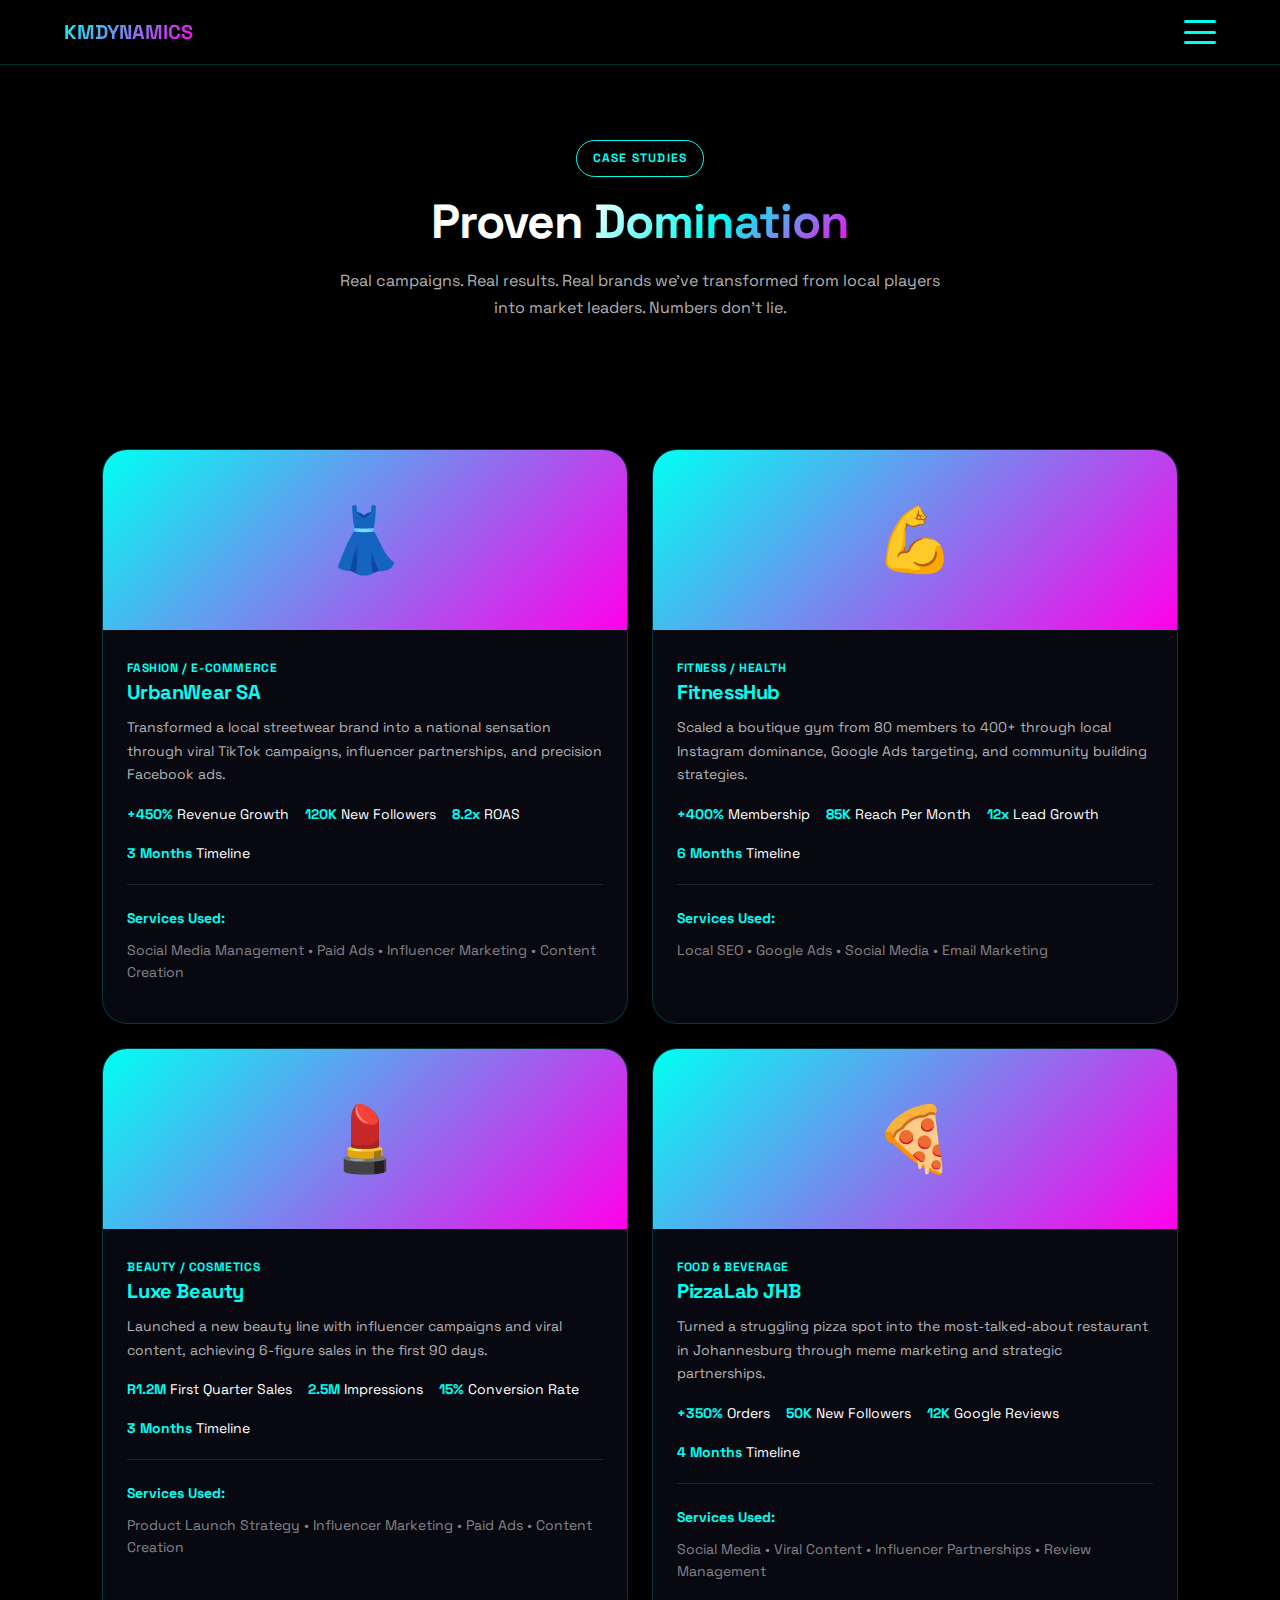
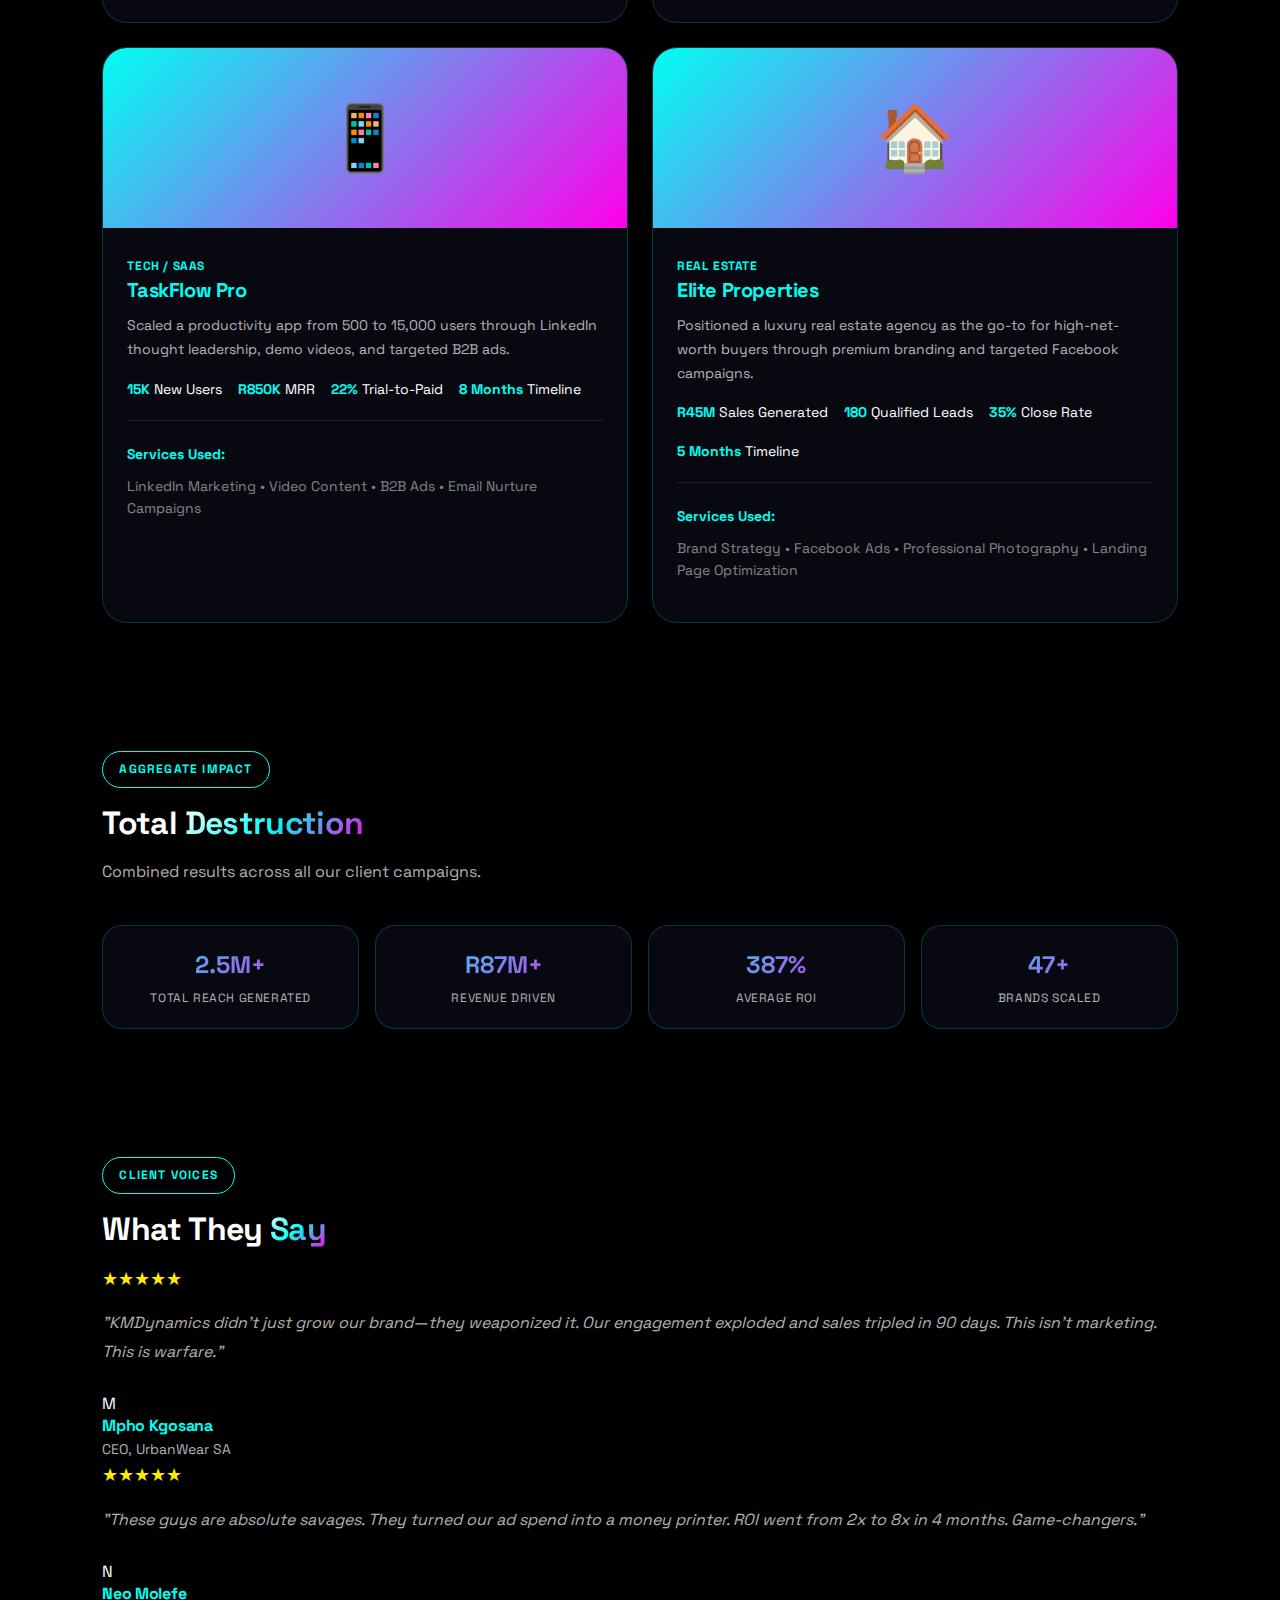
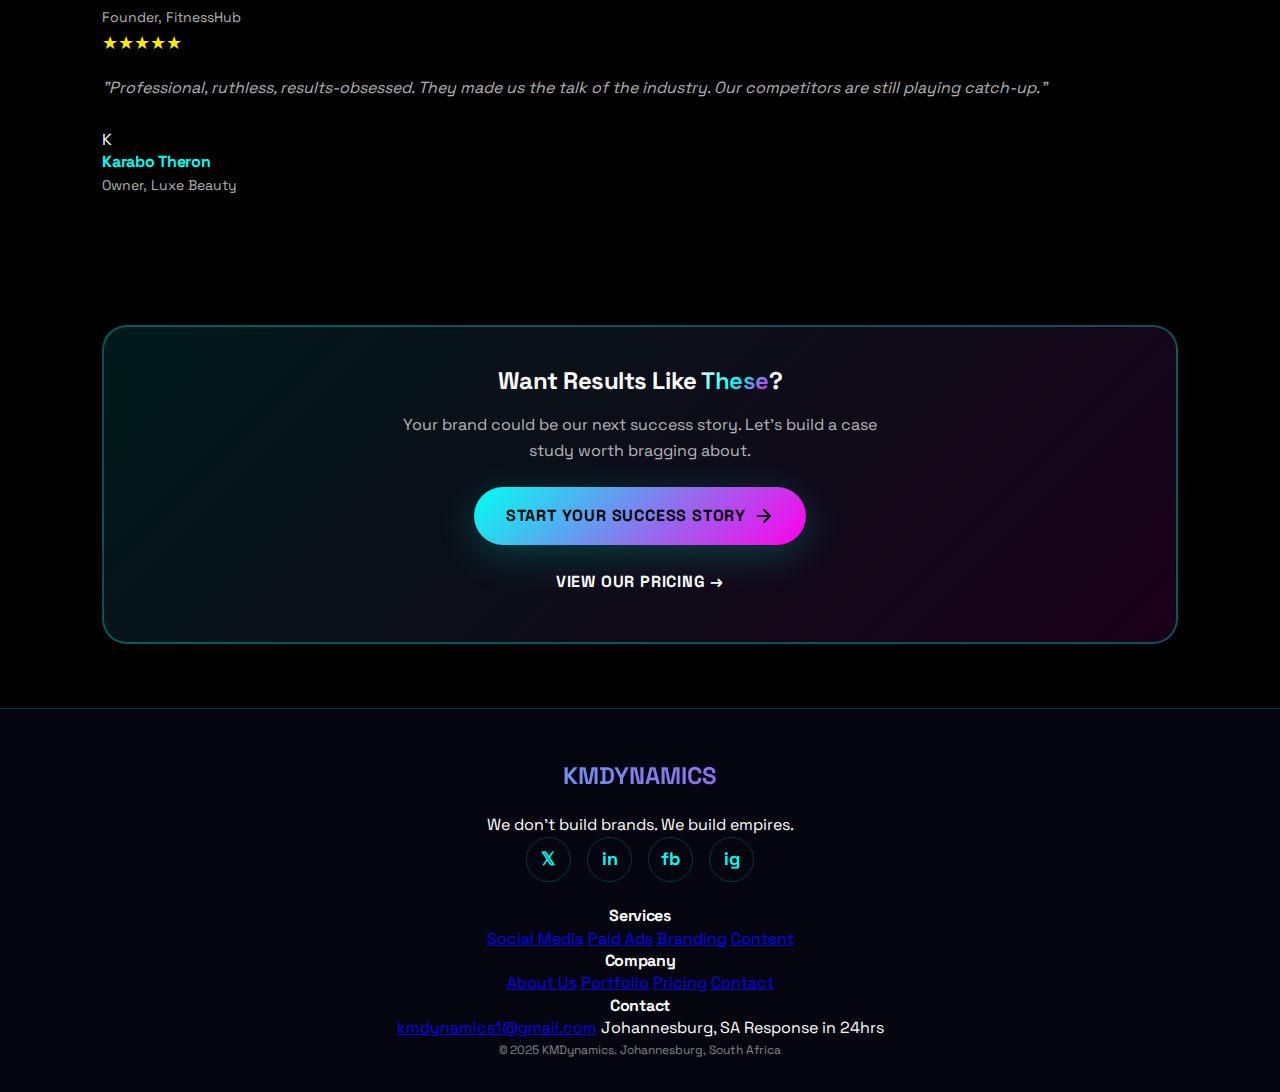
<file: portfolio.html>
<!DOCTYPE html>
<html lang="en">
<head>
  <meta charset="UTF-8">
  <meta name="viewport" content="width=device-width, initial-scale=1.0">
  <title>Portfolio | KMDynamics - Battle-Tested Results</title>
  <link rel="preconnect" href="https://fonts.googleapis.com">
  <link rel="preconnect" href="https://fonts.gstatic.com" crossorigin>
  <link href="https://fonts.googleapis.com/css2?family=Space+Grotesk:wght@400;500;600;700;800;900&display=swap" rel="stylesheet">
  <link rel="stylesheet" href="style.css">
</head>
<body>
  <a href="#main" class="skip-link">Skip to main content</a>
  
  <!-- Dynamic Background -->
  <div class="bg-system">
    <div class="gradient-orb orb-1"></div>
    <div class="gradient-orb orb-2"></div>
    <div class="gradient-orb orb-3"></div>
    <div class="grid-lines"></div>
  </div>
  
  <!-- Header -->
  <header class="header">
    <a href="index.html" class="logo">
      <span class="logo-text">KM</span><span class="logo-accent">DYNAMICS</span>
    </a>
    <button class="menu-btn" onclick="toggleMenu()" aria-label="Toggle navigation" aria-expanded="false">
      <span></span><span></span><span></span>
    </button>
  </header>
  
  <!-- Mobile Navigation -->
  <nav class="mobile-nav" aria-label="Main navigation">
    <a href="index.html">Home</a>
    <a href="services.html">Services</a>
    <a href="pricing.html">Pricing</a>
    <a href="portfolio.html" class="active">Portfolio</a>
    <a href="about.html">About</a>
    <a href="contact.html">Contact</a>
  </nav>

  <!-- Main Content -->
  <main id="main">
    <!-- Page Header -->
    <section class="page-header">
      <span class="tag tag-animated">Case Studies</span>
      <h1 class="page-title">
        Proven <span class="text-gradient">Domination</span>
      </h1>
      <p class="page-desc">Real campaigns. Real results. Real brands we've transformed from local players into market leaders. Numbers don't lie.</p>
    </section>

    <!-- Portfolio Grid -->
    <section class="section">
      <div class="portfolio-grid">
        <!-- Case Study 1 -->
        <article class="portfolio-card">
          <div class="portfolio-image">👗</div>
          <div class="portfolio-content">
            <span class="portfolio-tag">Fashion / E-commerce</span>
            <h3 style="font-size: var(--font-size-xl); margin-bottom: var(--space-3); color: var(--color-primary);">UrbanWear SA</h3>
            <p style="color: var(--color-text-muted); line-height: 1.7; margin-bottom: var(--space-4);">Transformed a local streetwear brand into a national sensation through viral TikTok campaigns, influencer partnerships, and precision Facebook ads.</p>
            
            <div class="portfolio-stats">
              <span class="portfolio-stat"><strong>+450%</strong> Revenue Growth</span>
              <span class="portfolio-stat"><strong>120K</strong> New Followers</span>
              <span class="portfolio-stat"><strong>8.2x</strong> ROAS</span>
              <span class="portfolio-stat"><strong>3 Months</strong> Timeline</span>
            </div>
            
            <div style="margin-top: var(--space-5); padding-top: var(--space-5); border-top: 1px solid rgba(255,255,255,0.1);">
              <strong style="color: var(--color-primary); font-size: var(--font-size-sm);">Services Used:</strong>
              <p style="font-size: var(--font-size-sm); color: var(--color-text-dim); margin-top: var(--space-2);">Social Media Management • Paid Ads • Influencer Marketing • Content Creation</p>
            </div>
          </div>
        </article>

        <!-- Case Study 2 -->
        <article class="portfolio-card">
          <div class="portfolio-image">💪</div>
          <div class="portfolio-content">
            <span class="portfolio-tag">Fitness / Health</span>
            <h3 style="font-size: var(--font-size-xl); margin-bottom: var(--space-3); color: var(--color-primary);">FitnessHub</h3>
            <p style="color: var(--color-text-muted); line-height: 1.7; margin-bottom: var(--space-4);">Scaled a boutique gym from 80 members to 400+ through local Instagram dominance, Google Ads targeting, and community building strategies.</p>
            
            <div class="portfolio-stats">
              <span class="portfolio-stat"><strong>+400%</strong> Membership</span>
              <span class="portfolio-stat"><strong>85K</strong> Reach Per Month</span>
              <span class="portfolio-stat"><strong>12x</strong> Lead Growth</span>
              <span class="portfolio-stat"><strong>6 Months</strong> Timeline</span>
            </div>
            
            <div style="margin-top: var(--space-5); padding-top: var(--space-5); border-top: 1px solid rgba(255,255,255,0.1);">
              <strong style="color: var(--color-primary); font-size: var(--font-size-sm);">Services Used:</strong>
              <p style="font-size: var(--font-size-sm); color: var(--color-text-dim); margin-top: var(--space-2);">Local SEO • Google Ads • Social Media • Email Marketing</p>
            </div>
          </div>
        </article>

        <!-- Case Study 3 -->
        <article class="portfolio-card">
          <div class="portfolio-image">💄</div>
          <div class="portfolio-content">
            <span class="portfolio-tag">Beauty / Cosmetics</span>
            <h3 style="font-size: var(--font-size-xl); margin-bottom: var(--space-3); color: var(--color-primary);">Luxe Beauty</h3>
            <p style="color: var(--color-text-muted); line-height: 1.7; margin-bottom: var(--space-4);">Launched a new beauty line with influencer campaigns and viral content, achieving 6-figure sales in the first 90 days.</p>
            
            <div class="portfolio-stats">
              <span class="portfolio-stat"><strong>R1.2M</strong> First Quarter Sales</span>
              <span class="portfolio-stat"><strong>2.5M</strong> Impressions</span>
              <span class="portfolio-stat"><strong>15%</strong> Conversion Rate</span>
              <span class="portfolio-stat"><strong>3 Months</strong> Timeline</span>
            </div>
            
            <div style="margin-top: var(--space-5); padding-top: var(--space-5); border-top: 1px solid rgba(255,255,255,0.1);">
              <strong style="color: var(--color-primary); font-size: var(--font-size-sm);">Services Used:</strong>
              <p style="font-size: var(--font-size-sm); color: var(--color-text-dim); margin-top: var(--space-2);">Product Launch Strategy • Influencer Marketing • Paid Ads • Content Creation</p>
            </div>
          </div>
        </article>

        <!-- Case Study 4 -->
        <article class="portfolio-card">
          <div class="portfolio-image">🍕</div>
          <div class="portfolio-content">
            <span class="portfolio-tag">Food & Beverage</span>
            <h3 style="font-size: var(--font-size-xl); margin-bottom: var(--space-3); color: var(--color-primary);">PizzaLab JHB</h3>
            <p style="color: var(--color-text-muted); line-height: 1.7; margin-bottom: var(--space-4);">Turned a struggling pizza spot into the most-talked-about restaurant in Johannesburg through meme marketing and strategic partnerships.</p>
            
            <div class="portfolio-stats">
              <span class="portfolio-stat"><strong>+350%</strong> Orders</span>
              <span class="portfolio-stat"><strong>50K</strong> New Followers</span>
              <span class="portfolio-stat"><strong>12K</strong> Google Reviews</span>
              <span class="portfolio-stat"><strong>4 Months</strong> Timeline</span>
            </div>
            
            <div style="margin-top: var(--space-5); padding-top: var(--space-5); border-top: 1px solid rgba(255,255,255,0.1);">
              <strong style="color: var(--color-primary); font-size: var(--font-size-sm);">Services Used:</strong>
              <p style="font-size: var(--font-size-sm); color: var(--color-text-dim); margin-top: var(--space-2);">Social Media • Viral Content • Influencer Partnerships • Review Management</p>
            </div>
          </div>
        </article>

        <!-- Case Study 5 -->
        <article class="portfolio-card">
          <div class="portfolio-image">📱</div>
          <div class="portfolio-content">
            <span class="portfolio-tag">Tech / SaaS</span>
            <h3 style="font-size: var(--font-size-xl); margin-bottom: var(--space-3); color: var(--color-primary);">TaskFlow Pro</h3>
            <p style="color: var(--color-text-muted); line-height: 1.7; margin-bottom: var(--space-4);">Scaled a productivity app from 500 to 15,000 users through LinkedIn thought leadership, demo videos, and targeted B2B ads.</p>
            
            <div class="portfolio-stats">
              <span class="portfolio-stat"><strong>15K</strong> New Users</span>
              <span class="portfolio-stat"><strong>R850K</strong> MRR</span>
              <span class="portfolio-stat"><strong>22%</strong> Trial-to-Paid</span>
              <span class="portfolio-stat"><strong>8 Months</strong> Timeline</span>
            </div>
            
            <div style="margin-top: var(--space-5); padding-top: var(--space-5); border-top: 1px solid rgba(255,255,255,0.1);">
              <strong style="color: var(--color-primary); font-size: var(--font-size-sm);">Services Used:</strong>
              <p style="font-size: var(--font-size-sm); color: var(--color-text-dim); margin-top: var(--space-2);">LinkedIn Marketing • Video Content • B2B Ads • Email Nurture Campaigns</p>
            </div>
          </div>
        </article>

        <!-- Case Study 6 -->
        <article class="portfolio-card">
          <div class="portfolio-image">🏠</div>
          <div class="portfolio-content">
            <span class="portfolio-tag">Real Estate</span>
            <h3 style="font-size: var(--font-size-xl); margin-bottom: var(--space-3); color: var(--color-primary);">Elite Properties</h3>
            <p style="color: var(--color-text-muted); line-height: 1.7; margin-bottom: var(--space-4);">Positioned a luxury real estate agency as the go-to for high-net-worth buyers through premium branding and targeted Facebook campaigns.</p>
            
            <div class="portfolio-stats">
              <span class="portfolio-stat"><strong>R45M</strong> Sales Generated</span>
              <span class="portfolio-stat"><strong>180</strong> Qualified Leads</span>
              <span class="portfolio-stat"><strong>35%</strong> Close Rate</span>
              <span class="portfolio-stat"><strong>5 Months</strong> Timeline</span>
            </div>
            
            <div style="margin-top: var(--space-5); padding-top: var(--space-5); border-top: 1px solid rgba(255,255,255,0.1);">
              <strong style="color: var(--color-primary); font-size: var(--font-size-sm);">Services Used:</strong>
              <p style="font-size: var(--font-size-sm); color: var(--color-text-dim); margin-top: var(--space-2);">Brand Strategy • Facebook Ads • Professional Photography • Landing Page Optimization</p>
            </div>
          </div>
        </article>
      </div>
    </section>

    <!-- Results Section -->
    <section class="section">
      <div class="section-header">
        <span class="tag tag-animated">Aggregate Impact</span>
        <h2 class="section-title">
          Total <span class="text-gradient">Destruction</span>
        </h2>
        <p class="section-desc">Combined results across all our client campaigns.</p>
      </div>
      
      <div class="stats-grid">
        <div class="stat-card">
          <div class="stat-number">2.5M+</div>
          <div class="stat-label">Total Reach Generated</div>
        </div>
        <div class="stat-card">
          <div class="stat-number">R87M+</div>
          <div class="stat-label">Revenue Driven</div>
        </div>
        <div class="stat-card">
          <div class="stat-number">387%</div>
          <div class="stat-label">Average ROI</div>
        </div>
        <div class="stat-card">
          <div class="stat-number">47+</div>
          <div class="stat-label">Brands Scaled</div>
        </div>
      </div>
    </section>

    <!-- Testimonials -->
    <section class="section">
      <div class="section-header">
        <span class="tag tag-animated">Client Voices</span>
        <h2 class="section-title">
          What They <span class="text-gradient">Say</span>
        </h2>
      </div>
      
      <div class="testimonials-grid">
        <div class="testimonial-card">
          <div class="testimonial-header">
            <div class="stars">★★★★★</div>
          </div>
          <p class="testimonial-text">"KMDynamics didn't just grow our brand—they weaponized it. Our engagement exploded and sales tripled in 90 days. This isn't marketing. This is warfare."</p>
          <div class="testimonial-author">
            <div class="author-avatar">M</div>
            <div class="author-info">
              <h4>Mpho Kgosana</h4>
              <span>CEO, UrbanWear SA</span>
            </div>
          </div>
        </div>
        
        <div class="testimonial-card">
          <div class="testimonial-header">
            <div class="stars">★★★★★</div>
          </div>
          <p class="testimonial-text">"These guys are absolute savages. They turned our ad spend into a money printer. ROI went from 2x to 8x in 4 months. Game-changers."</p>
          <div class="testimonial-author">
            <div class="author-avatar">N</div>
            <div class="author-info">
              <h4>Neo Molefe</h4>
              <span>Founder, FitnessHub</span>
            </div>
          </div>
        </div>
        
        <div class="testimonial-card">
          <div class="testimonial-header">
            <div class="stars">★★★★★</div>
          </div>
          <p class="testimonial-text">"Professional, ruthless, results-obsessed. They made us the talk of the industry. Our competitors are still playing catch-up."</p>
          <div class="testimonial-author">
            <div class="author-avatar">K</div>
            <div class="author-info">
              <h4>Karabo Theron</h4>
              <span>Owner, Luxe Beauty</span>
            </div>
          </div>
        </div>
      </div>
    </section>

    <!-- CTA Section -->
    <section class="section">
      <div class="cta-box">
        <h2>Want Results Like <span class="text-gradient">These</span>?</h2>
        <p>Your brand could be our next success story. Let's build a case study worth bragging about.</p>
        <div style="display: flex; flex-direction: column; gap: var(--space-4); align-items: center; margin-top: var(--space-6);">
          <a href="contact.html" class="btn btn-primary btn-glow">
            <span>Start Your Success Story</span>
            <svg width="20" height="20" viewBox="0 0 20 20" fill="none">
              <path d="M4 10h12m-6-6l6 6-6 6" stroke="currentColor" stroke-width="2" stroke-linecap="round" stroke-linejoin="round"/>
            </svg>
          </a>
          <a href="pricing.html" class="btn btn-ghost">View Our Pricing →</a>
        </div>
      </div>
    </section>
  </main>

  <!-- Footer -->
  <footer class="footer">
    <div class="footer-content">
      <div class="footer-brand">
        <div class="footer-logo">
          <span class="logo-text">KM</span><span class="logo-accent">DYNAMICS</span>
        </div>
        <p class="footer-tagline">We don't build brands. We build empires.</p>
        <div class="social-links">
          <a href="#" class="social-link" aria-label="Twitter">𝕏</a>
          <a href="#" class="social-link" aria-label="LinkedIn">in</a>
          <a href="#" class="social-link" aria-label="Facebook">fb</a>
          <a href="#" class="social-link" aria-label="Instagram">ig</a>
        </div>
      </div>
      
      <nav class="footer-nav">
        <div class="footer-col">
          <h4>Services</h4>
          <a href="services.html#social">Social Media</a>
          <a href="services.html#ads">Paid Ads</a>
          <a href="services.html#brand">Branding</a>
          <a href="services.html#content">Content</a>
        </div>
        <div class="footer-col">
          <h4>Company</h4>
          <a href="about.html">About Us</a>
          <a href="portfolio.html">Portfolio</a>
          <a href="pricing.html">Pricing</a>
          <a href="contact.html">Contact</a>
        </div>
        <div class="footer-col">
          <h4>Contact</h4>
          <a href="mailto:kmdynamics1@gmail.com">kmdynamics1@gmail.com</a>
          <span>Johannesburg, SA</span>
          <span>Response in 24hrs</span>
        </div>
      </nav>
    </div>
    
    <div class="footer-bottom">
      <p class="copyright">© 2025 KMDynamics. Johannesburg, South Africa</p>
    </div>
  </footer>

  <script>
    // Mobile Menu Toggle
    function toggleMenu() {
      const btn = document.querySelector('.menu-btn');
      const nav = document.querySelector('.mobile-nav');
      const isOpen = btn.classList.toggle('active');
      nav.classList.toggle('active');
      btn.setAttribute('aria-expanded', isOpen);
      document.body.style.overflow = isOpen ? 'hidden' : '';
    }

    // Close menu on link click
    document.querySelectorAll('.mobile-nav a').forEach(link => {
      link.addEventListener('click', () => {
        document.querySelector('.menu-btn').classList.remove('active');
        document.querySelector('.mobile-nav').classList.remove('active');
        document.querySelector('.menu-btn').setAttribute('aria-expanded', 'false');
        document.body.style.overflow = '';
      });
    });

    // Intersection Observer for animations
    const observer = new IntersectionObserver((entries) => {
      entries.forEach(entry => {
        if (entry.isIntersecting) {
          entry.target.classList.add('animate-in');
        }
      });
    }, { threshold: 0.1, rootMargin: '0px 0px -100px 0px' });

    document.querySelectorAll('.portfolio-card, .testimonial-card, .stat-card').forEach(el => {
      observer.observe(el);
    });
  </script>
</body>
</html>
</file>
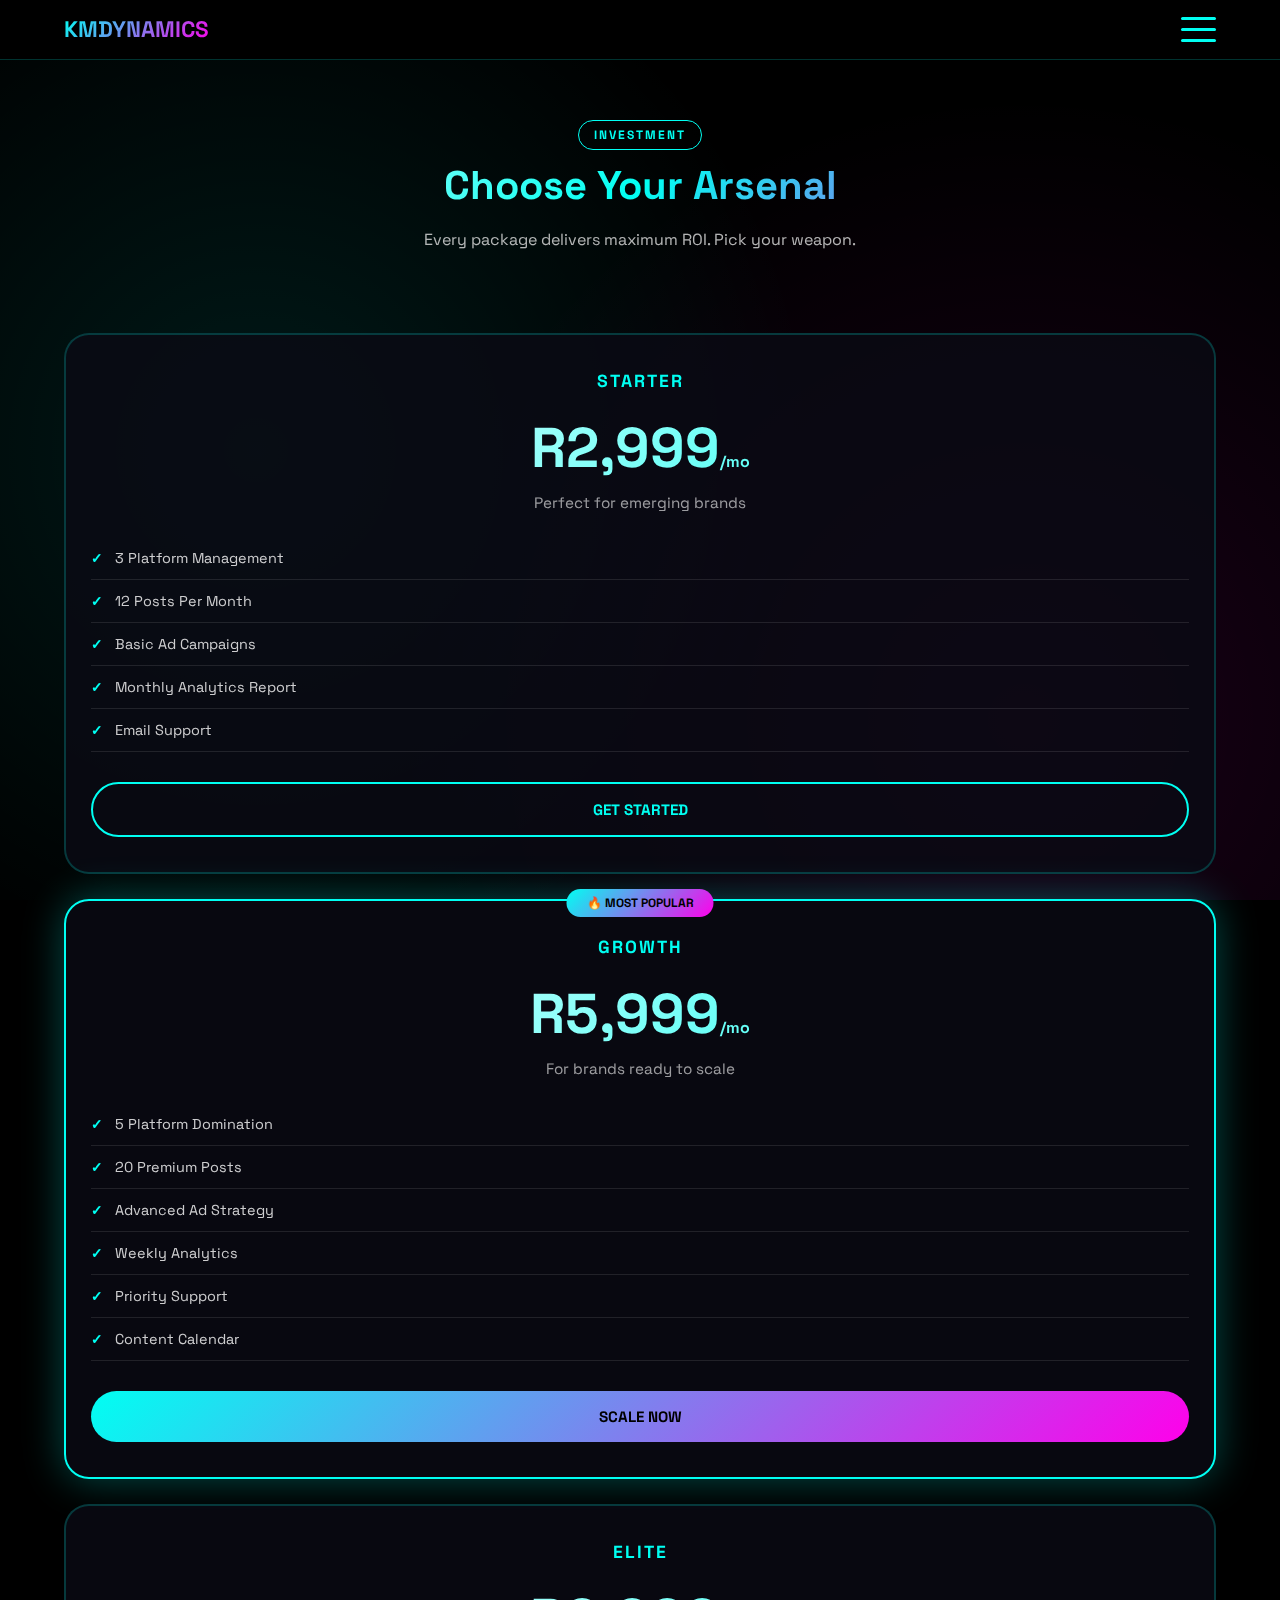
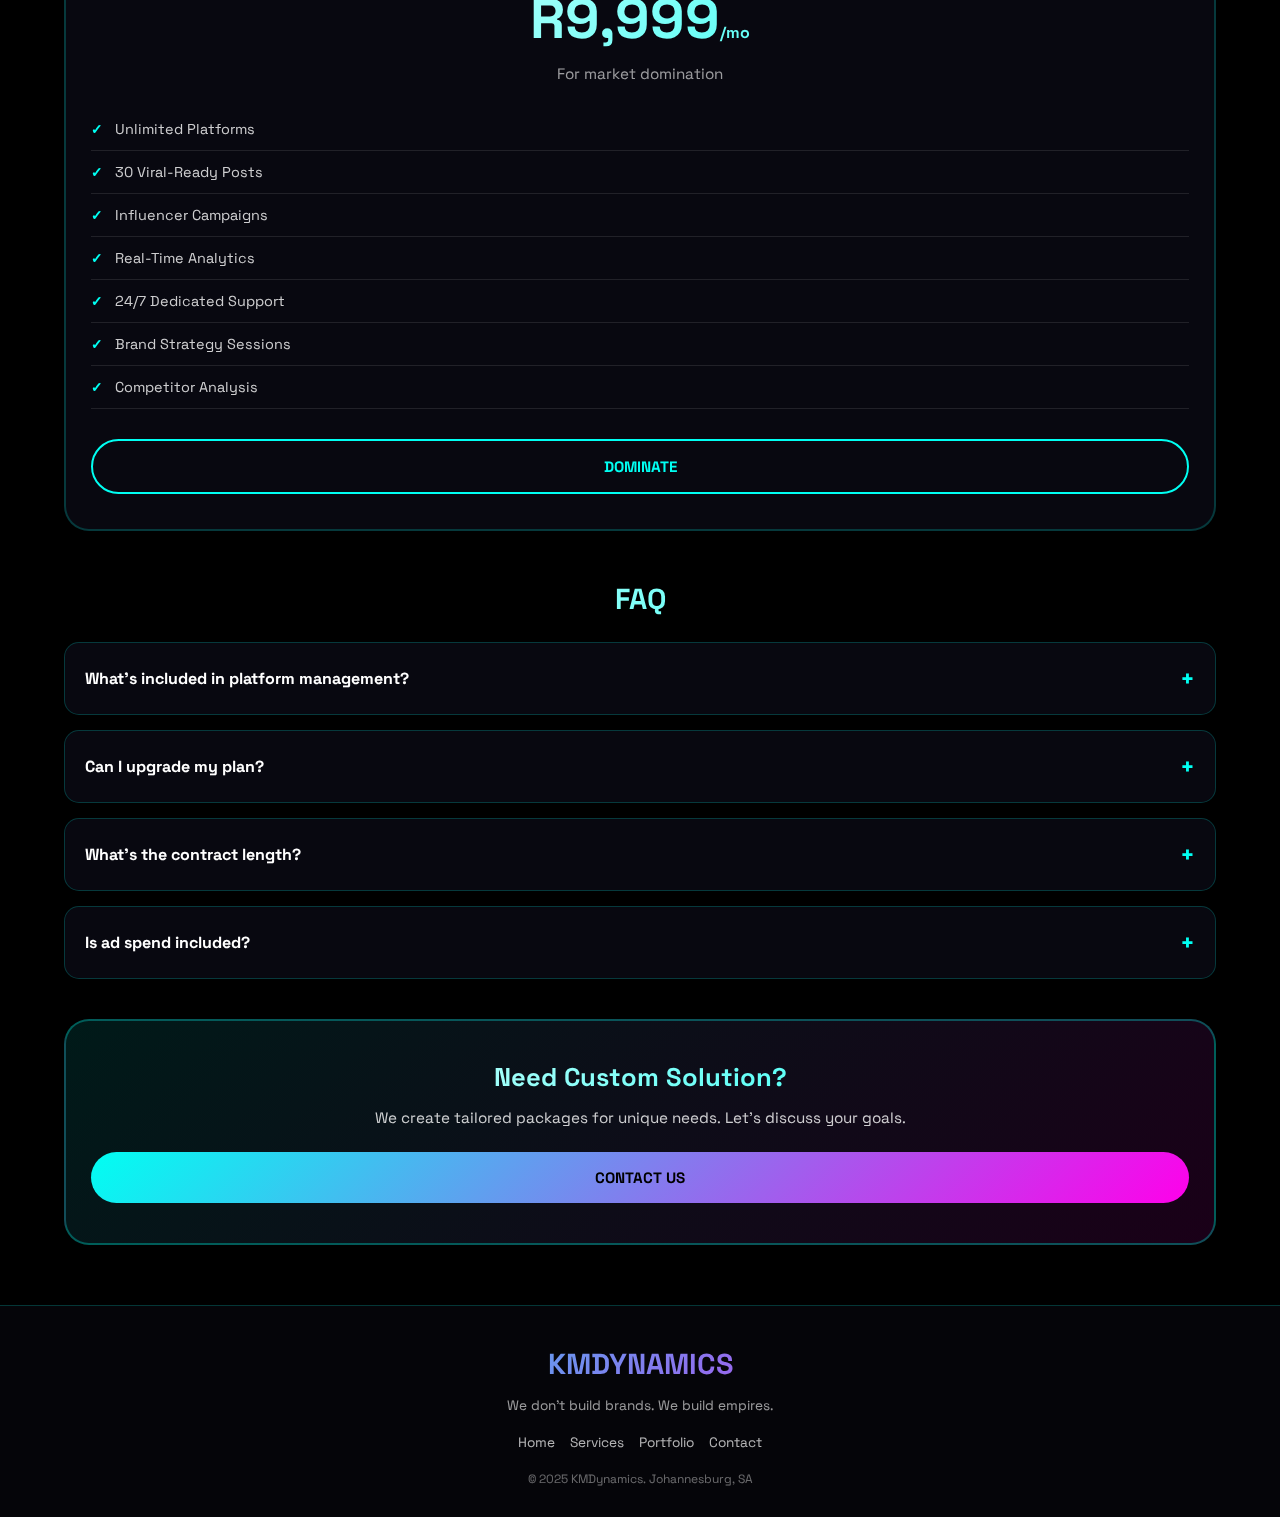
<file: pricing.html>
<!DOCTYPE html>
<html lang="en">
<head>
  <meta charset="UTF-8">
  <meta name="viewport" content="width=device-width, initial-scale=1.0">
  <title>Pricing | KMDynamics</title>
  <link href="https://fonts.googleapis.com/css2?family=Space+Grotesk:wght@400;500;600;700;800;900&display=swap" rel="stylesheet">
  <style>
    *{margin:0;padding:0;box-sizing:border-box}
    :root{--cyan:#00fff2;--pink:#ff00ea;--purple:#9d00ff}
    body{font-family:'Space Grotesk',sans-serif;background:#000;color:#fff;overflow-x:hidden}
    .bg{position:fixed;top:0;left:0;width:100%;height:100%;z-index:0;background:radial-gradient(circle at 20% 50%,rgba(0,255,242,.1)0,transparent 50%),radial-gradient(circle at 80% 80%,rgba(255,0,234,.1)0,transparent 50%)}
    header{position:fixed;top:0;width:100%;z-index:1000;padding:15px 5%;display:flex;justify-content:space-between;align-items:center;background:rgba(0,0,0,.9);backdrop-filter:blur(20px);border-bottom:1px solid rgba(0,255,242,.2)}
    .logo{font-size:1.4rem;font-weight:900;background:linear-gradient(135deg,var(--cyan),var(--pink));-webkit-background-clip:text;background-clip:text;-webkit-text-fill-color:transparent;text-decoration:none}
    .menu-btn{width:35px;height:25px;display:flex;flex-direction:column;justify-content:space-between;cursor:pointer;z-index:1001}
    .menu-btn span{width:100%;height:3px;background:var(--cyan);border-radius:3px;transition:.3s}
    .menu-btn.active span:nth-child(1){transform:rotate(45deg) translate(8px,8px)}
    .menu-btn.active span:nth-child(2){opacity:0}
    .menu-btn.active span:nth-child(3){transform:rotate(-45deg) translate(8px,-8px)}
    .mobile-nav{position:fixed;top:0;left:0;width:100%;height:100vh;background:rgba(0,0,0,.98);display:flex;flex-direction:column;justify-content:center;align-items:center;gap:30px;transform:translateX(-100%);transition:.4s;z-index:999}
    .mobile-nav.active{transform:translateX(0)}
    .mobile-nav a{color:#fff;text-decoration:none;font-size:1.5rem;font-weight:700}
    .page-header{padding:120px 5% 60px;text-align:center;position:relative;z-index:2}
    .page-tag{font-size:.75rem;font-weight:800;color:var(--cyan);text-transform:uppercase;letter-spacing:2px;margin-bottom:10px;display:inline-block;padding:6px 15px;border:1px solid var(--cyan);border-radius:50px}
    .page-title{font-size:2.5rem;font-weight:900;margin-bottom:15px;background:linear-gradient(135deg,#fff,var(--cyan),var(--pink));-webkit-background-clip:text;background-clip:text;-webkit-text-fill-color:transparent}
    .page-desc{font-size:1rem;color:rgba(255,255,255,.7);line-height:1.7}
    .section{padding:20px 5% 60px;position:relative;z-index:2}
    .pricing-grid{display:grid;gap:25px}
    .pricing-card{background:rgba(10,10,20,.8);border:2px solid rgba(0,255,242,.2);border-radius:25px;padding:35px 25px;text-align:center;position:relative;transition:.3s}
    .pricing-card.featured{border-color:var(--cyan);box-shadow:0 0 40px rgba(0,255,242,.3)}
    .popular-tag{position:absolute;top:-12px;left:50%;transform:translateX(-50%);background:linear-gradient(135deg,var(--cyan),var(--pink));color:#000;padding:6px 20px;border-radius:50px;font-size:.75rem;font-weight:800;text-transform:uppercase}
    .plan-name{font-size:1.1rem;font-weight:800;color:var(--cyan);text-transform:uppercase;letter-spacing:2px;margin-bottom:20px}
    .plan-price{font-size:3.5rem;font-weight:900;margin-bottom:10px;background:linear-gradient(135deg,#fff,var(--cyan));-webkit-background-clip:text;background-clip:text;-webkit-text-fill-color:transparent}
    .plan-price span{font-size:1rem}
    .plan-period{color:rgba(255,255,255,.6);margin-bottom:25px;font-size:.95rem}
    .plan-features{list-style:none;margin-bottom:30px;text-align:left}
    .plan-features li{padding:12px 0;font-size:.9rem;color:rgba(255,255,255,.8);display:flex;align-items:center;gap:12px;border-bottom:1px solid rgba(255,255,255,.1)}
    .plan-features li::before{content:'✓';color:var(--cyan);font-weight:900}
    .btn{padding:16px 35px;font-size:.95rem;font-weight:700;border:none;border-radius:50px;cursor:pointer;text-decoration:none;display:inline-block;transition:.3s;text-transform:uppercase;width:100%}
    .btn-primary{background:linear-gradient(135deg,var(--cyan),var(--pink));color:#000}
    .btn-secondary{background:transparent;color:var(--cyan);border:2px solid var(--cyan)}
    .faq{margin-top:50px}
    .faq-title{font-size:1.8rem;font-weight:900;margin-bottom:25px;text-align:center;background:linear-gradient(135deg,#fff,var(--cyan));-webkit-background-clip:text;background-clip:text;-webkit-text-fill-color:transparent}
    .faq-item{background:rgba(10,10,20,.8);border:1px solid rgba(0,255,242,.2);border-radius:15px;margin-bottom:15px;overflow:hidden}
    .faq-q{padding:20px;font-weight:700;cursor:pointer;display:flex;justify-content:space-between;align-items:center}
    .faq-q::after{content:'+';font-size:1.5rem;color:var(--cyan)}
    .faq-item.active .faq-q::after{content:'−'}
    .faq-a{padding:0 20px;max-height:0;overflow:hidden;transition:.3s;color:rgba(255,255,255,.7);font-size:.9rem;line-height:1.7}
    .faq-item.active .faq-a{padding:0 20px 20px;max-height:200px}
    .cta-box{background:linear-gradient(135deg,rgba(0,255,242,.1),rgba(255,0,234,.1));border:2px solid rgba(0,255,242,.3);border-radius:25px;padding:40px 25px;text-align:center;margin-top:40px}
    .cta-box h2{font-size:1.6rem;font-weight:900;margin-bottom:15px;background:linear-gradient(135deg,#fff,var(--cyan));-webkit-background-clip:text;background-clip:text;-webkit-text-fill-color:transparent}
    .cta-box p{font-size:.95rem;color:rgba(255,255,255,.8);margin-bottom:25px}
    footer{background:rgba(5,5,10,.95);border-top:1px solid rgba(0,255,242,.2);padding:40px 5% 30px;position:relative;z-index:2;text-align:center}
    .footer-logo{font-size:1.8rem;font-weight:900;background:linear-gradient(135deg,var(--cyan),var(--pink));-webkit-background-clip:text;background-clip:text;-webkit-text-fill-color:transparent;margin-bottom:15px}
    footer p{color:rgba(255,255,255,.6);font-size:.85rem;margin-bottom:20px}
    .footer-links{display:flex;flex-wrap:wrap;justify-content:center;gap:15px;margin-bottom:20px}
    .footer-links a{color:rgba(255,255,255,.7);text-decoration:none;font-size:.85rem}
    .copyright{font-size:.75rem;color:rgba(255,255,255,.4)}
  </style>
</head>
<body>
  <div class="bg"></div>
  <header>
    <a href="index.html" class="logo">KMDYNAMICS</a>
    <div class="menu-btn" onclick="toggleMenu()"><span></span><span></span><span></span></div>
  </header>
  <nav class="mobile-nav">
    <a href="index.html">Home</a>
    <a href="services.html">Services</a>
    <a href="pricing.html">Pricing</a>
    <a href="portfolio.html">Portfolio</a>
    <a href="about.html">About</a>
    <a href="contact.html">Contact</a>
  </nav>
  <div class="page-header">
    <div class="page-tag">Investment</div>
    <h1 class="page-title">Choose Your Arsenal</h1>
    <p class="page-desc">Every package delivers maximum ROI. Pick your weapon.</p>
  </div>
  <section class="section">
    <div class="pricing-grid">
      <div class="pricing-card">
        <h3 class="plan-name">Starter</h3>
        <div class="plan-price">R2,999<span>/mo</span></div>
        <div class="plan-period">Perfect for emerging brands</div>
        <ul class="plan-features">
          <li>3 Platform Management</li>
          <li>12 Posts Per Month</li>
          <li>Basic Ad Campaigns</li>
          <li>Monthly Analytics Report</li>
          <li>Email Support</li>
        </ul>
        <a href="contact.html" class="btn btn-secondary">Get Started</a>
      </div>
      <div class="pricing-card featured">
        <div class="popular-tag">🔥 Most Popular</div>
        <h3 class="plan-name">Growth</h3>
        <div class="plan-price">R5,999<span>/mo</span></div>
        <div class="plan-period">For brands ready to scale</div>
        <ul class="plan-features">
          <li>5 Platform Domination</li>
          <li>20 Premium Posts</li>
          <li>Advanced Ad Strategy</li>
          <li>Weekly Analytics</li>
          <li>Priority Support</li>
          <li>Content Calendar</li>
        </ul>
        <a href="contact.html" class="btn btn-primary">Scale Now</a>
      </div>
      <div class="pricing-card">
        <h3 class="plan-name">Elite</h3>
        <div class="plan-price">R9,999<span>/mo</span></div>
        <div class="plan-period">For market domination</div>
        <ul class="plan-features">
          <li>Unlimited Platforms</li>
          <li>30 Viral-Ready Posts</li>
          <li>Influencer Campaigns</li>
          <li>Real-Time Analytics</li>
          <li>24/7 Dedicated Support</li>
          <li>Brand Strategy Sessions</li>
          <li>Competitor Analysis</li>
        </ul>
        <a href="contact.html" class="btn btn-secondary">Dominate</a>
      </div>
    </div>
    <div class="faq">
      <h2 class="faq-title">FAQ</h2>
      <div class="faq-item"><div class="faq-q">What's included in platform management?</div><div class="faq-a">Full content creation, posting, engagement monitoring, and community management across your chosen platforms.</div></div>
      <div class="faq-item"><div class="faq-q">Can I upgrade my plan?</div><div class="faq-a">Yes! You can upgrade anytime. We'll prorate the difference for the remainder of your billing cycle.</div></div>
      <div class="faq-item"><div class="faq-q">What's the contract length?</div><div class="faq-a">We offer month-to-month flexibility. No long-term contracts required, though we recommend 3+ months for best results.</div></div>
      <div class="faq-item"><div class="faq-q">Is ad spend included?</div><div class="faq-a">No, ad spend is separate. Our pricing covers strategy, creation, and management. Ad budgets are customized to your goals.</div></div>
    </div>
    <div class="cta-box">
      <h2>Need Custom Solution?</h2>
      <p>We create tailored packages for unique needs. Let's discuss your goals.</p>
      <a href="contact.html" class="btn btn-primary">Contact Us</a>
    </div>
  </section>
  <footer>
    <div class="footer-logo">KMDYNAMICS</div>
    <p>We don't build brands. We build empires.</p>
    <div class="footer-links"><a href="index.html">Home</a><a href="services.html">Services</a><a href="portfolio.html">Portfolio</a><a href="contact.html">Contact</a></div>
    <div class="copyright">© 2025 KMDynamics. Johannesburg, SA</div>
  </footer>
  <script>
    function toggleMenu(){document.querySelector('.menu-btn').classList.toggle('active');document.querySelector('.mobile-nav').classList.toggle('active')}
    document.querySelectorAll('.faq-item').forEach(item=>{item.querySelector('.faq-q').addEventListener('click',()=>{item.classList.toggle('active')})});
  </script>
</body>
</html>
</file>
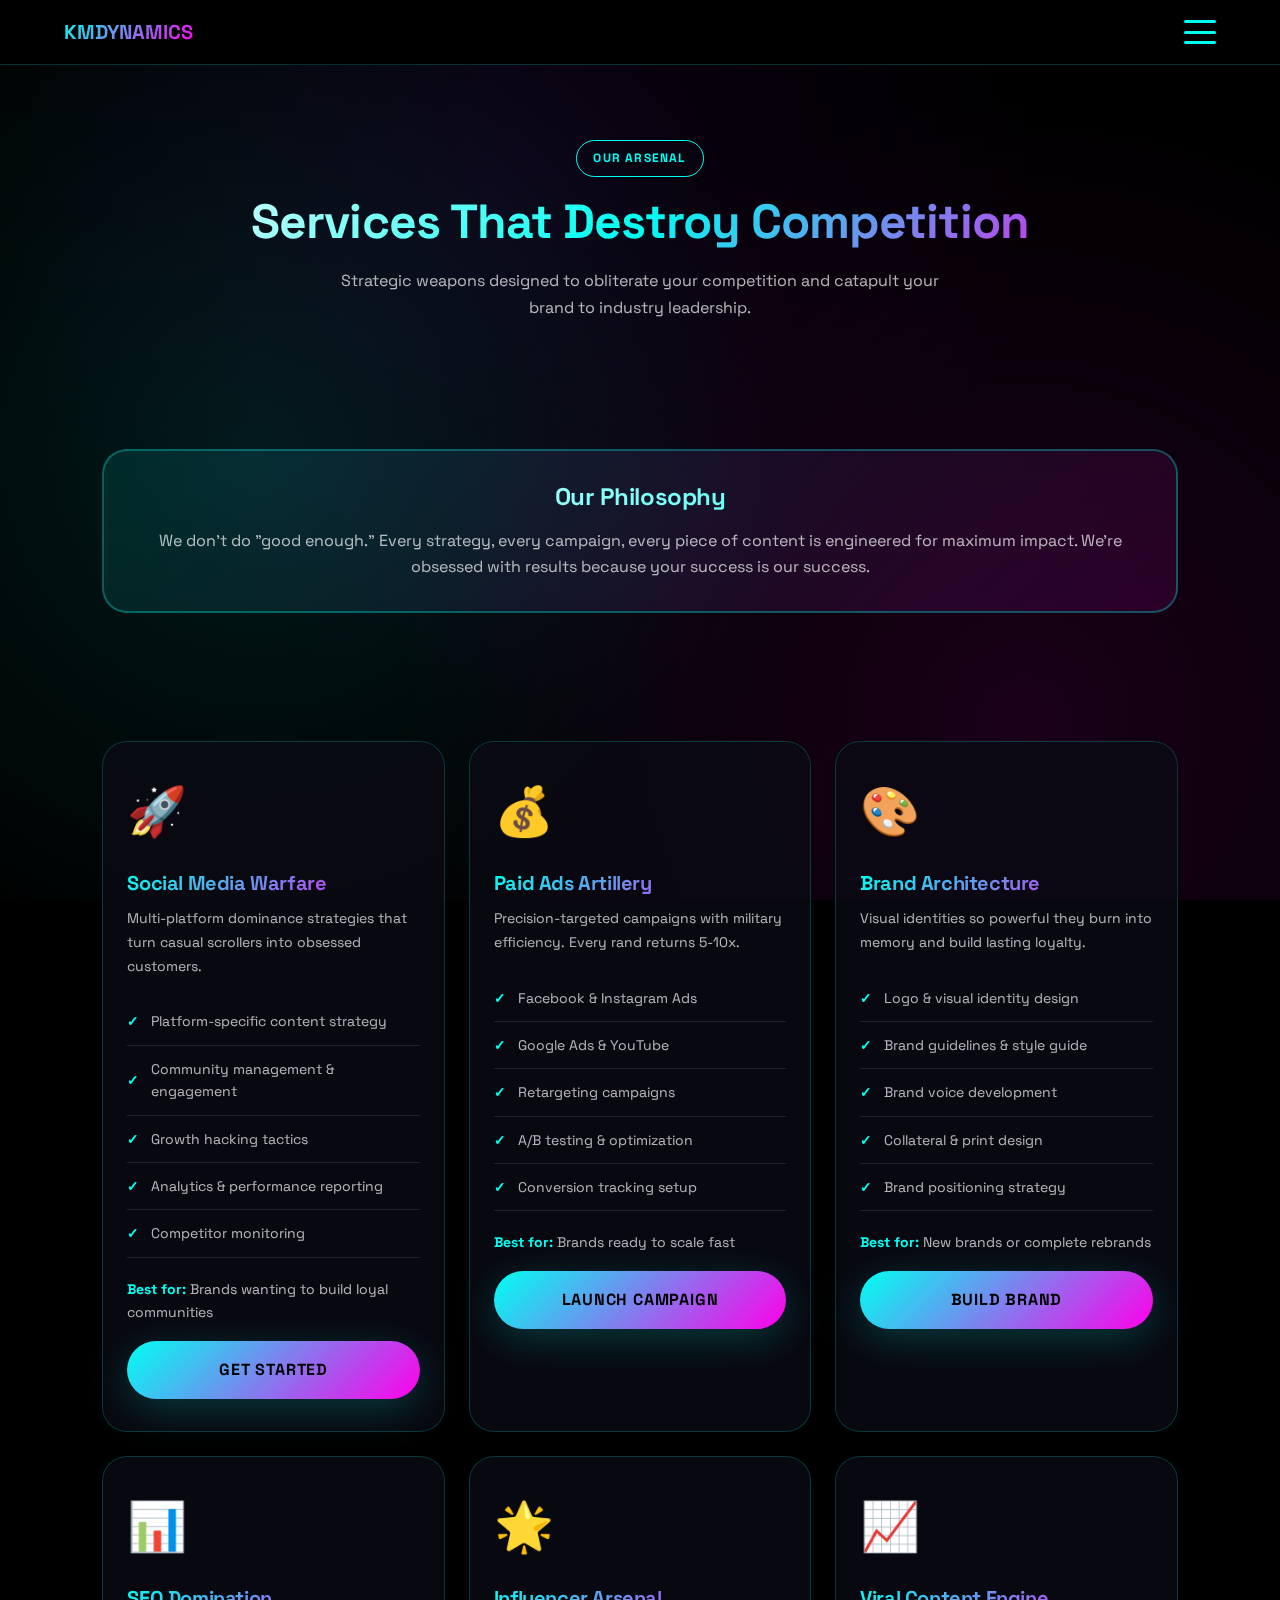
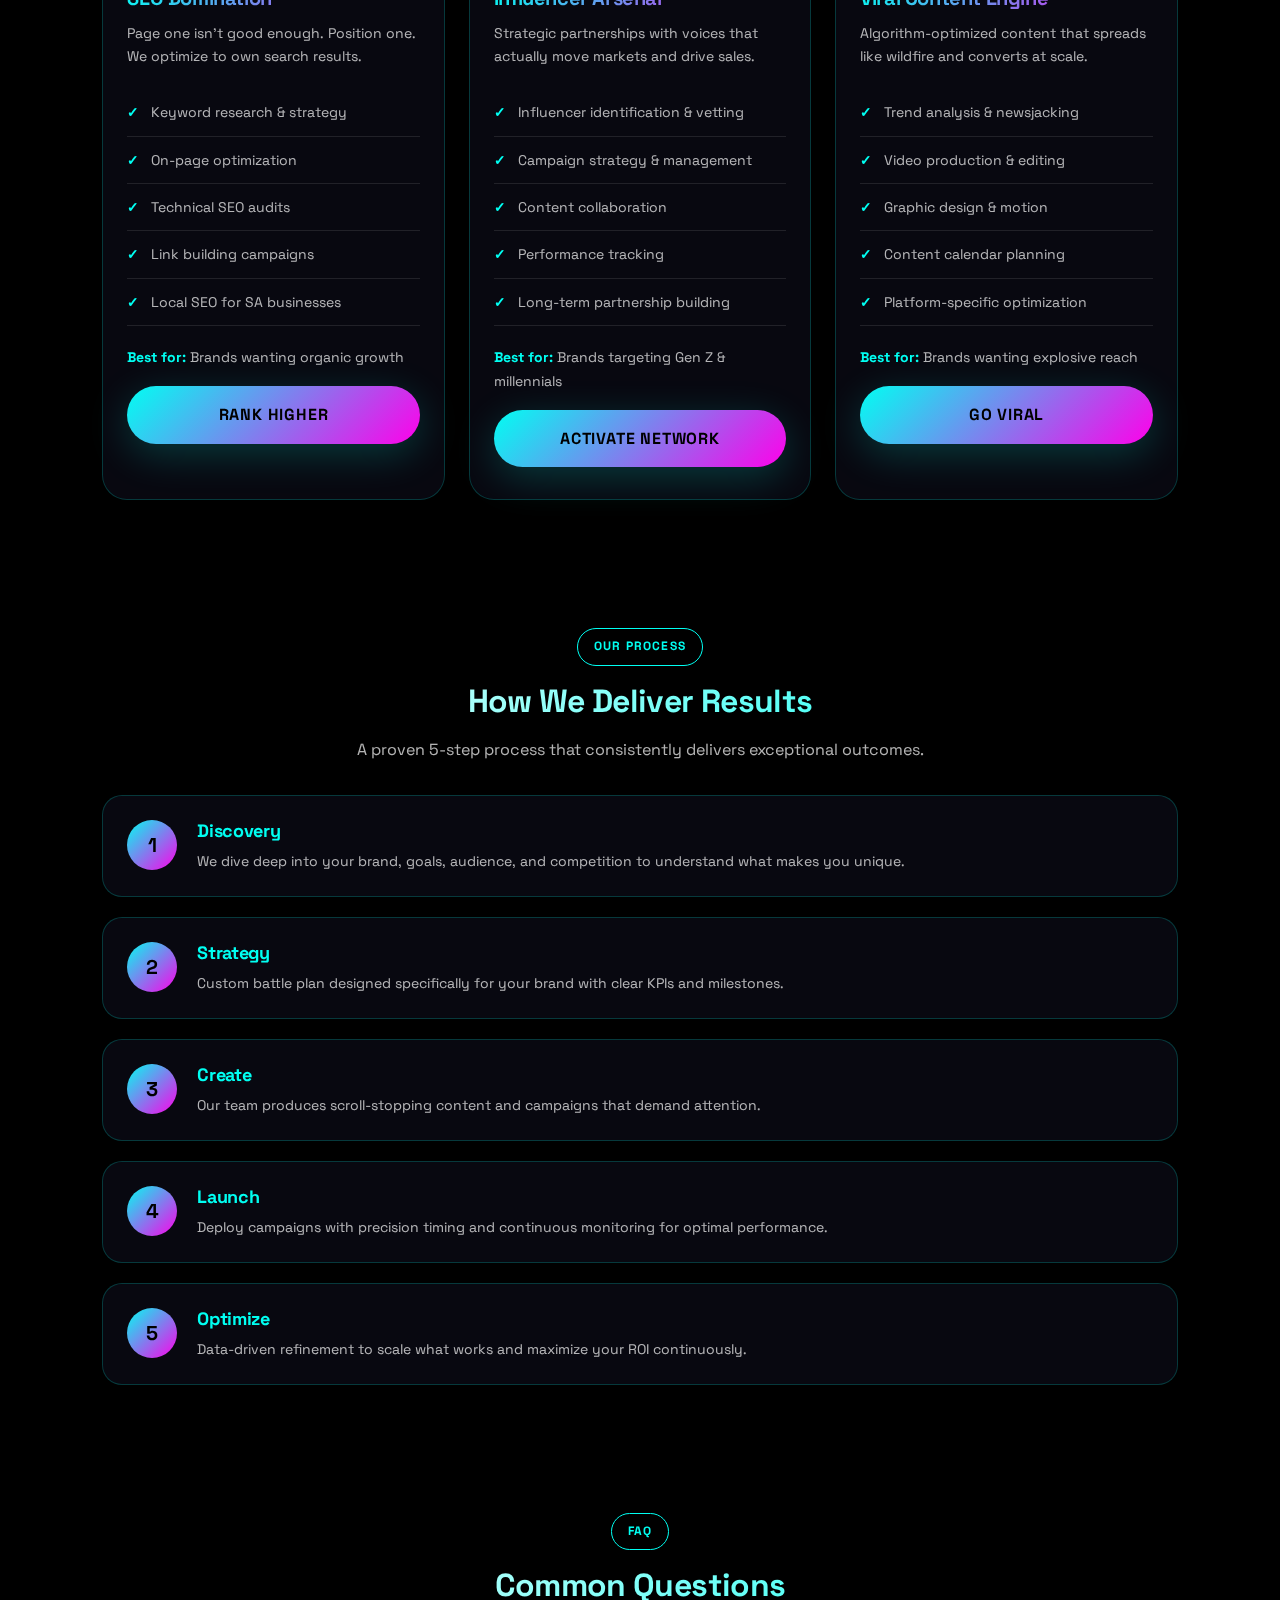
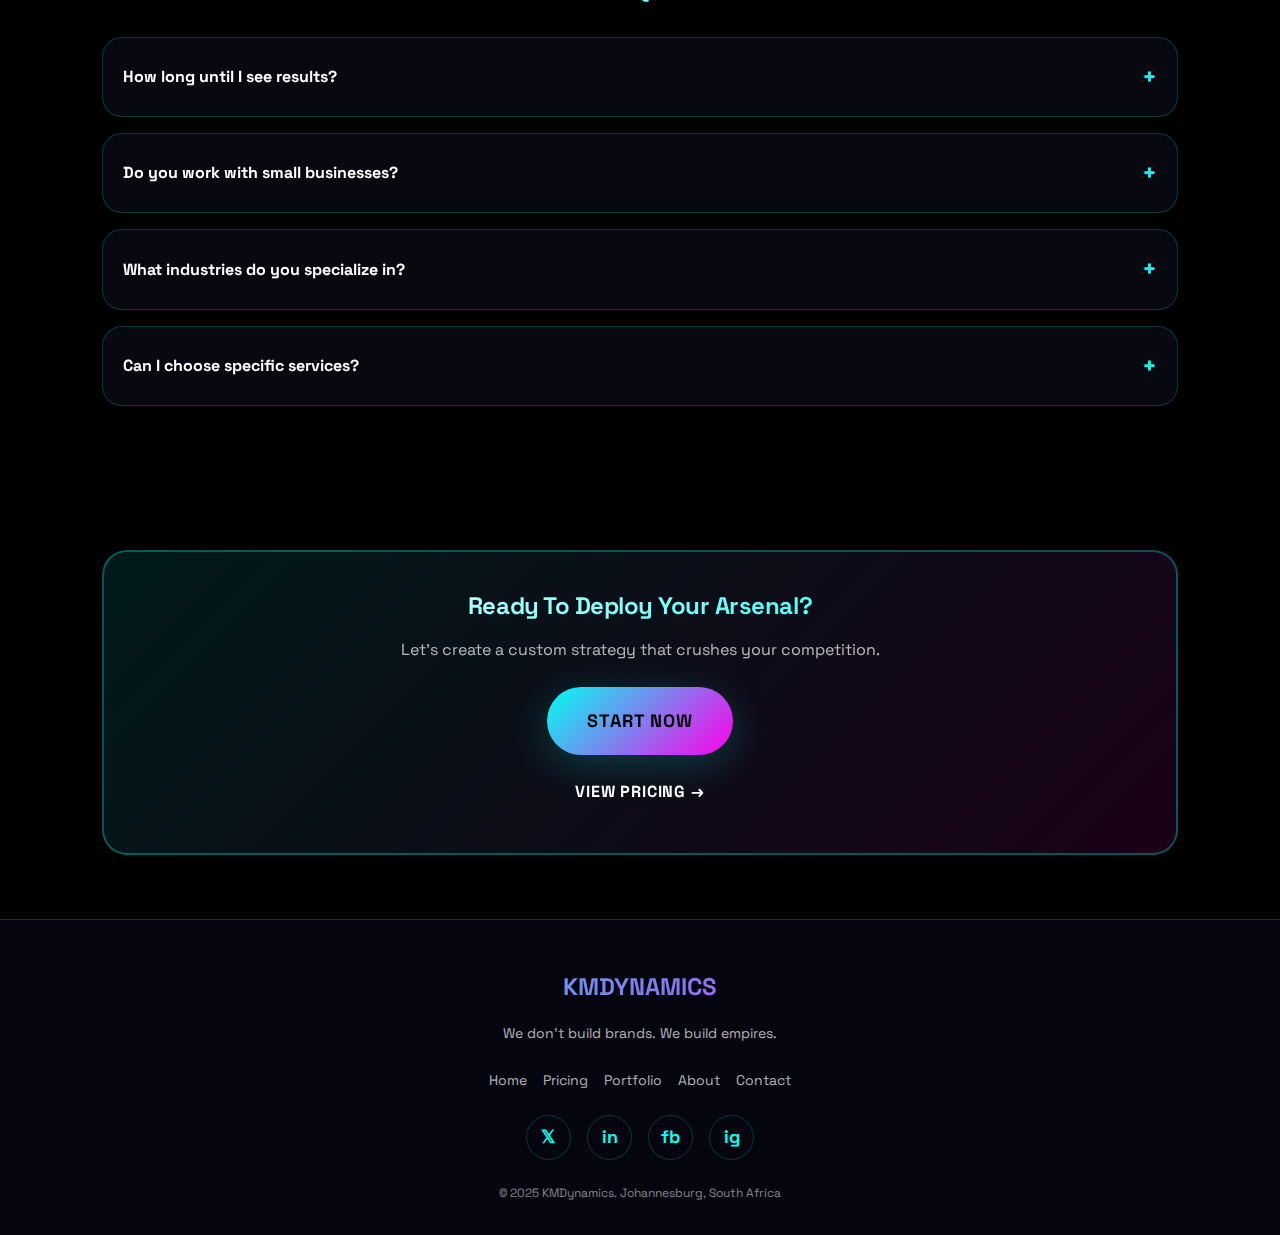
<file: services.html>
<!DOCTYPE html>
<html lang="en">
<head>
  <meta charset="UTF-8">
   <title>Services | KMDynamics - Digital Marketing Arsenal</title>
  
  <link rel="preconnect" href="https://fonts.googleapis.com">
  <link rel="preconnect" href="https://fonts.gstatic.com" crossorigin>
  <link href="https://fonts.googleapis.com/css2?family=Space+Grotesk:wght@400;500;600;700;800;900&display=swap" rel="stylesheet">
  <link rel="stylesheet" href="style.css">
</head>
<body>
  <a href="#main" class="skip-link">Skip to main content</a>
  <div class="bg-gradient"></div>
  
  <header class="header">
    <a href="index.html" class="logo">KMDYNAMICS</a>
    <button class="menu-btn" onclick="toggleMenu()" aria-label="Toggle navigation">
      <span></span><span></span><span></span>
    </button>
  </header>
  
  <nav class="mobile-nav" aria-label="Main navigation">
    <a href="index.html">Home</a>
    <a href="services.html" class="active">Services</a>
    <a href="pricing.html">Pricing</a>
    <a href="portfolio.html">Portfolio</a>
    <a href="about.html">About</a>
    <a href="contact.html">Contact</a>
  </nav>

  <main id="main">
    <!-- Page Header -->
    <div class="page-header">
      <span class="tag">Our Arsenal</span>
      <h1 class="page-title text-gradient">Services That Destroy Competition</h1>
      <p class="page-desc">Strategic weapons designed to obliterate your competition and catapult your brand to industry leadership.</p>
    </div>

    <!-- Service Philosophy -->
    <section class="section section-sm">
      <div class="card card-gradient text-center">
        <h2 class="text-gradient-subtle mb-4">Our Philosophy</h2>
        <p class="text-muted">We don't do "good enough." Every strategy, every campaign, every piece of content is engineered for maximum impact. We're obsessed with results because your success is our success.</p>
      </div>
    </section>

    <!-- All Services -->
    <section class="section">
      <div class="services-grid">
        <article class="service-card">
          <span class="service-icon">🚀</span>
          <h3>Social Media Warfare</h3>
          <p>Multi-platform dominance strategies that turn casual scrollers into obsessed customers.</p>
          <ul class="feature-list">
            <li>Platform-specific content strategy</li>
            <li>Community management & engagement</li>
            <li>Growth hacking tactics</li>
            <li>Analytics & performance reporting</li>
            <li>Competitor monitoring</li>
          </ul>
          <p class="text-muted"><strong class="text-primary">Best for:</strong> Brands wanting to build loyal communities</p>
          <a href="contact.html?service=social" class="btn btn-primary btn-block mt-4">Get Started</a>
        </article>

        <article class="service-card">
          <span class="service-icon">💰</span>
          <h3>Paid Ads Artillery</h3>
          <p>Precision-targeted campaigns with military efficiency. Every rand returns 5-10x.</p>
          <ul class="feature-list">
            <li>Facebook & Instagram Ads</li>
            <li>Google Ads & YouTube</li>
            <li>Retargeting campaigns</li>
            <li>A/B testing & optimization</li>
            <li>Conversion tracking setup</li>
          </ul>
          <p class="text-muted"><strong class="text-primary">Best for:</strong> Brands ready to scale fast</p>
          <a href="contact.html?service=ads" class="btn btn-primary btn-block mt-4">Launch Campaign</a>
        </article>

        <article class="service-card">
          <span class="service-icon">🎨</span>
          <h3>Brand Architecture</h3>
          <p>Visual identities so powerful they burn into memory and build lasting loyalty.</p>
          <ul class="feature-list">
            <li>Logo & visual identity design</li>
            <li>Brand guidelines & style guide</li>
            <li>Brand voice development</li>
            <li>Collateral & print design</li>
            <li>Brand positioning strategy</li>
          </ul>
          <p class="text-muted"><strong class="text-primary">Best for:</strong> New brands or complete rebrands</p>
          <a href="contact.html?service=brand" class="btn btn-primary btn-block mt-4">Build Brand</a>
        </article>

        <article class="service-card">
          <span class="service-icon">📊</span>
          <h3>SEO Domination</h3>
          <p>Page one isn't good enough. Position one. We optimize to own search results.</p>
          <ul class="feature-list">
            <li>Keyword research & strategy</li>
            <li>On-page optimization</li>
            <li>Technical SEO audits</li>
            <li>Link building campaigns</li>
            <li>Local SEO for SA businesses</li>
          </ul>
          <p class="text-muted"><strong class="text-primary">Best for:</strong> Brands wanting organic growth</p>
          <a href="contact.html?service=seo" class="btn btn-primary btn-block mt-4">Rank Higher</a>
        </article>

        <article class="service-card">
          <span class="service-icon">🌟</span>
          <h3>Influencer Arsenal</h3>
          <p>Strategic partnerships with voices that actually move markets and drive sales.</p>
          <ul class="feature-list">
            <li>Influencer identification & vetting</li>
            <li>Campaign strategy & management</li>
            <li>Content collaboration</li>
            <li>Performance tracking</li>
            <li>Long-term partnership building</li>
          </ul>
          <p class="text-muted"><strong class="text-primary">Best for:</strong> Brands targeting Gen Z & millennials</p>
          <a href="contact.html?service=influencer" class="btn btn-primary btn-block mt-4">Activate Network</a>
        </article>

        <article class="service-card">
          <span class="service-icon">📈</span>
          <h3>Viral Content Engine</h3>
          <p>Algorithm-optimized content that spreads like wildfire and converts at scale.</p>
          <ul class="feature-list">
            <li>Trend analysis & newsjacking</li>
            <li>Video production & editing</li>
            <li>Graphic design & motion</li>
            <li>Content calendar planning</li>
            <li>Platform-specific optimization</li>
          </ul>
          <p class="text-muted"><strong class="text-primary">Best for:</strong> Brands wanting explosive reach</p>
          <a href="contact.html?service=content" class="btn btn-primary btn-block mt-4">Go Viral</a>
        </article>
      </div>
    </section>

    <!-- Process -->
    <section class="section">
      <div class="text-center mb-8">
        <span class="tag">Our Process</span>
        <h2 class="section-title text-gradient-subtle">How We Deliver Results</h2>
        <p class="section-desc">A proven 5-step process that consistently delivers exceptional outcomes.</p>
      </div>
      
      <div class="process-steps">
        <div class="process-step">
          <div class="step-number">1</div>
          <div class="step-content">
            <h4>Discovery</h4>
            <p>We dive deep into your brand, goals, audience, and competition to understand what makes you unique.</p>
          </div>
        </div>
        <div class="process-step">
          <div class="step-number">2</div>
          <div class="step-content">
            <h4>Strategy</h4>
            <p>Custom battle plan designed specifically for your brand with clear KPIs and milestones.</p>
          </div>
        </div>
        <div class="process-step">
          <div class="step-number">3</div>
          <div class="step-content">
            <h4>Create</h4>
            <p>Our team produces scroll-stopping content and campaigns that demand attention.</p>
          </div>
        </div>
        <div class="process-step">
          <div class="step-number">4</div>
          <div class="step-content">
            <h4>Launch</h4>
            <p>Deploy campaigns with precision timing and continuous monitoring for optimal performance.</p>
          </div>
        </div>
        <div class="process-step">
          <div class="step-number">5</div>
          <div class="step-content">
            <h4>Optimize</h4>
            <p>Data-driven refinement to scale what works and maximize your ROI continuously.</p>
          </div>
        </div>
      </div>
    </section>

    <!-- FAQ -->
    <section class="section">
      <div class="text-center mb-8">
        <span class="tag">FAQ</span>
        <h2 class="section-title text-gradient-subtle">Common Questions</h2>
      </div>
      
      <div class="faq-item">
        <div class="faq-question">How long until I see results?</div>
        <div class="faq-answer">Most clients see initial results within 30 days. Significant growth typically happens within 90 days. We set realistic expectations based on your specific goals and starting point.</div>
      </div>
      <div class="faq-item">
        <div class="faq-question">Do you work with small businesses?</div>
        <div class="faq-answer">Absolutely! Our Starter package is designed specifically for emerging brands. We've helped businesses of all sizes achieve remarkable growth.</div>
      </div>
      <div class="faq-item">
        <div class="faq-question">What industries do you specialize in?</div>
        <div class="faq-answer">We've worked across fashion, fitness, beauty, tech, F&B, and professional services. Our strategies are adaptable to any industry that wants to dominate.</div>
      </div>
      <div class="faq-item">
        <div class="faq-question">Can I choose specific services?</div>
        <div class="faq-answer">Yes! While our packages bundle popular services, we also offer custom solutions tailored to your specific needs. Contact us to discuss.</div>
      </div>
    </section>

    <!-- CTA -->
    <section class="section">
      <div class="cta-box">
        <h2 class="text-gradient-subtle">Ready To Deploy Your Arsenal?</h2>
        <p>Let's create a custom strategy that crushes your competition.</p>
        <div style="display:flex;flex-direction:column;gap:var(--space-4);align-items:center;">
          <a href="contact.html" class="btn btn-primary btn-lg">Start Now</a>
          <a href="pricing.html" class="btn btn-ghost">View Pricing →</a>
        </div>
      </div>
    </section>
  </main>

  <footer class="footer">
    <div class="footer-logo">KMDYNAMICS</div>
    <p class="footer-desc">We don't build brands. We build empires.</p>
    <nav class="footer-links">
      <a href="index.html">Home</a>
      <a href="pricing.html">Pricing</a>
      <a href="portfolio.html">Portfolio</a>
      <a href="about.html">About</a>
      <a href="contact.html">Contact</a>
    </nav>
    <div class="social-links">
      <a href="#" class="social-link" aria-label="Twitter">𝕏</a>
      <a href="#" class="social-link" aria-label="LinkedIn">in</a>
      <a href="#" class="social-link" aria-label="Facebook">fb</a>
      <a href="#" class="social-link" aria-label="Instagram">ig</a>
    </div>
    <p class="copyright">© 2025 KMDynamics. Johannesburg, South Africa</p>
  </footer>

  <script>
    function toggleMenu() {
      const btn = document.querySelector('.menu-btn');
      const nav = document.querySelector('.mobile-nav');
      btn.classList.toggle('active');
      nav.classList.toggle('active');
      document.body.style.overflow = nav.classList.contains('active') ? 'hidden' : '';
    }

    document.querySelectorAll('.mobile-nav a').forEach(link => {
      link.addEventListener('click', () => {
        document.querySelector('.menu-btn').classList.remove('active');
        document.querySelector('.mobile-nav').classList.remove('active');
        document.body.style.overflow = '';
      });
    });

    // FAQ Accordion
    document.querySelectorAll('.faq-question').forEach(q => {
      q.addEventListener('click', () => {
        q.parentElement.classList.toggle('active');
      });
    });
  </script>

  <script type="application/ld+json">
  {
    "@context": "https://schema.org",
    "@type": "Service",
    "serviceType": "Digital Marketing",
    "provider": {
      "@type": "Organization",
      "name": "KMDynamics"
    },
    "areaServed": "South Africa",
    "hasOfferCatalog": {
      "@type": "OfferCatalog",
      "name": "Marketing Services",
      "itemListElement": [
        {"@type": "Offer", "itemOffered": {"@type": "Service", "name": "Social Media Marketing"}},
        {"@type": "Offer", "itemOffered": {"@type": "Service", "name": "Paid Advertising"}},
        {"@type": "Offer", "itemOffered": {"@type": "Service", "name": "Brand Strategy"}},
        {"@type": "Offer", "itemOffered": {"@type": "Service", "name": "SEO Services"}}
      ]
    }
  }
  </script>
</body>
</html>
</file>
<file: style.css>
:root {
  /* Colors */
  --color-primary: #00fff2;
  --color-secondary: #ff00ea;
  --color-accent: #9d00ff;
  --color-warning: #ffea00;
  --color-dark: #000000;
  --color-darker: #050510;
  --color-card: rgba(10, 10, 20, 0.8);
  --color-border: rgba(0, 255, 242, 0.2);
  --color-text: #ffffff;
  --color-text-muted: rgba(255, 255, 255, 0.7);
  --color-text-dim: rgba(255, 255, 255, 0.5);
  
  /* Gradients */
  --gradient-primary: linear-gradient(135deg, var(--color-primary), var(--color-secondary));
  --gradient-hero: linear-gradient(135deg, #fff, var(--color-primary), var(--color-secondary));
  --gradient-card: linear-gradient(135deg, rgba(0,255,242,0.1), rgba(255,0,234,0.1));
  
  /* Typography Scale (8px base) */
  --font-family: 'Space Grotesk', -apple-system, BlinkMacSystemFont, sans-serif;
  --font-size-xs: 0.75rem;    /* 12px */
  --font-size-sm: 0.875rem;   /* 14px */
  --font-size-base: 1rem;     /* 16px */
  --font-size-lg: 1.125rem;   /* 18px */
  --font-size-xl: 1.25rem;    /* 20px */
  --font-size-2xl: 1.5rem;    /* 24px */
  --font-size-3xl: 2rem;      /* 32px */
  --font-size-4xl: 2.5rem;    /* 40px */
  --font-size-5xl: 3rem;      /* 48px */
  
  /* Spacing Scale (8px base) */
  --space-1: 0.25rem;  /* 4px */
  --space-2: 0.5rem;   /* 8px */
  --space-3: 0.75rem;  /* 12px */
  --space-4: 1rem;     /* 16px */
  --space-5: 1.25rem;  /* 20px */
  --space-6: 1.5rem;   /* 24px */
  --space-8: 2rem;     /* 32px */
  --space-10: 2.5rem;  /* 40px */
  --space-12: 3rem;    /* 48px */
  --space-16: 4rem;    /* 64px */
  
  /* Border Radius */
  --radius-sm: 8px;
  --radius-md: 12px;
  --radius-lg: 20px;
  --radius-xl: 25px;
  --radius-full: 50px;
  
  /* Shadows */
  --shadow-sm: 0 4px 20px rgba(0, 255, 242, 0.1);
  --shadow-md: 0 10px 40px rgba(0, 255, 242, 0.2);
  --shadow-lg: 0 20px 60px rgba(0, 255, 242, 0.3);
  --shadow-glow: 0 0 30px rgba(0, 255, 242, 0.5);
  
  /* Transitions */
  --transition-fast: 0.2s ease;
  --transition-base: 0.3s ease;
  --transition-slow: 0.5s ease;
  
  /* Z-index Scale */
  --z-base: 1;
  --z-header: 100;
  --z-modal: 200;
  --z-nav: 999;
  --z-toast: 1000;
}

/* ========================================
   RESET & BASE
   ======================================== */
*, *::before, *::after {
  margin: 0;
  padding: 0;
  box-sizing: border-box;
}

html {
  scroll-behavior: smooth;
  -webkit-text-size-adjust: 100%;
}

body {
  font-family: var(--font-family);
  font-size: var(--font-size-base);
  line-height: 1.6;
  background: var(--color-dark);
  color: var(--color-text);
  overflow-x: hidden;
  -webkit-font-smoothing: antialiased;
  -moz-osx-font-smoothing: grayscale;
}

/* Skip to content for accessibility */
.skip-link {
  position: absolute;
  top: -100%;
  left: var(--space-4);
  background: var(--color-primary);
  color: var(--color-dark);
  padding: var(--space-2) var(--space-4);
  border-radius: var(--radius-sm);
  font-weight: 700;
  z-index: var(--z-toast);
  transition: top var(--transition-fast);
}

.skip-link:focus {
  top: var(--space-4);
}

/* ========================================
   BACKGROUND EFFECTS
   ======================================== */
.bg-gradient {
  position: fixed;
  top: 0;
  left: 0;
  width: 100%;
  height: 100%;
  z-index: 0;
  background: 
    radial-gradient(circle at 20% 50%, rgba(0,255,242,0.1) 0%, transparent 50%),
    radial-gradient(circle at 80% 80%, rgba(255,0,234,0.1) 0%, transparent 50%),
    radial-gradient(circle at 40% 20%, rgba(157,0,255,0.08) 0%, transparent 50%);
  animation: bgPulse 10s ease-in-out infinite;
}

@keyframes bgPulse {
  0%, 100% { opacity: 0.6; }
  50% { opacity: 0.9; }
}


    /* SIMPLE MOBILE BACKGROUND */
    .mobile-bg {
      display: none;
      position: fixed;
      top: 0; left: 0;
      width: 100%; height: 100%;
      background: radial-gradient(ellipse at 20% 20%, rgba(0,255,242,0.15) 0%, transparent 50%),
                  radial-gradient(ellipse at 80% 80%, rgba(255,0,234,0.1) 0%, transparent 50%),
                  #000;
      z-index: 0;
    }
    
    @media (max-width: 1024px) {
      .mobile-bg { display: block; }
      .mega-bg, .gradient-flow { display: none; }
    }

    .cursor, .cursor-glow { display: none; }
    @media (min-width: 1025px) {
      .cursor {
        display: block;
        width: 12px; height: 12px;
        background: var(--neon-cyan);
        border-radius: 50%;
        position: fixed;
        pointer-events: none;
        z-index: 10000;
        mix-blend-mode: difference;
        transition: transform 0.15s ease;
      }
    }

    .cyber-grid {
      position: fixed;
      top: 0; left: 0;
      width: 100%; height: 100%;
      z-index: 0;
      background-image: 
        linear-gradient(var(--neon-cyan) 1px, transparent 1px),
        linear-gradient(90deg, var(--neon-cyan) 1px, transparent 1px);
      background-size: 100px 100px;
      opacity: 0.08;
    }

    @media (min-width: 1025px) {
      .cyber-grid { animation: gridMove 20s linear infinite; }
      @keyframes gridMove {
        0% { transform: translateZ(0) rotateX(60deg) translateY(0); }
        100% { transform: translateZ(0) rotateX(60deg) translateY(100px); }
      }
    }

    .gradient-flow {
      position: fixed;
      top: -50%; left: -50%;
      width: 200%; height: 200%;
      z-index: 0;
      background: radial-gradient(circle at 20% 50%, rgba(0, 255, 242, 0.15) 0%, transparent 50%),
                  radial-gradient(circle at 80% 80%, rgba(255, 0, 234, 0.15) 0%, transparent 50%);
    }

    @media (min-width: 1025px) {
      .gradient-flow { animation: gradientRotate 20s linear infinite; }
      @keyframes gradientRotate { to { transform: rotate(360deg); } }
    }

    .mega-bg {
      position: fixed;
      top: 0; left: 0;
      width: 100%; height: 100%;
      z-index: 0;
      background: radial-gradient(circle at 20% 50%, rgba(0, 255, 242, 0.1) 0%, transparent 50%),
                  radial-gradient(circle at 80% 80%, rgba(255, 0, 234, 0.1) 0%, transparent 50%);
    }

    .grid-overlay {
      position: fixed;
      top: 0; left: 0;
      width: 100%; height: 100%;
      background-image: 
        linear-gradient(rgba(0, 255, 242, 0.02) 1px, transparent 1px),
        linear-gradient(90deg, rgba(0, 255, 242, 0.02) 1px, transparent 1px);
      background-size: 50px 50px;
      z-index: 1;
    }


/* ========================================
   TYPOGRAPHY
   ======================================== */
h1, h2, h3, h4, h5, h6 {
  font-weight: 800;
  line-height: 1.2;
  letter-spacing: -0.02em;
}

.text-gradient {
  background: var(--gradient-hero);
  -webkit-background-clip: text;
  background-clip: text;
  -webkit-text-fill-color: transparent;
}

.text-gradient-subtle {
  background: linear-gradient(135deg, #fff, var(--color-primary));
  -webkit-background-clip: text;
  background-clip: text;
  -webkit-text-fill-color: transparent;
}

.text-muted { color: var(--color-text-muted); }
.text-dim { color: var(--color-text-dim); }
.text-primary { color: var(--color-primary); }
.text-center { text-align: center; }
.text-uppercase { text-transform: uppercase; letter-spacing: 0.1em; }

/* ========================================
   HEADER & NAVIGATION
   ======================================== */
.header {
  position: fixed;
  top: 0;
  width: 100%;
  z-index: var(--z-header);
  padding: var(--space-4) 5%;
  display: flex;
  justify-content: space-between;
  align-items: center;
  background: rgba(0, 0, 0, 0.9);
  backdrop-filter: blur(20px);
  -webkit-backdrop-filter: blur(20px);
  border-bottom: 1px solid var(--color-border);
}

.logo {
  font-size: var(--font-size-xl);
  font-weight: 900;
  background: var(--gradient-primary);
  -webkit-background-clip: text;
  background-clip: text;
  -webkit-text-fill-color: transparent;
  text-decoration: none;
}

/* Hamburger Menu */
.menu-btn {
  width: 32px;
  height: 24px;
  display: flex;
  flex-direction: column;
  justify-content: space-between;
  cursor: pointer;
  z-index: calc(var(--z-nav) + 1);
  background: none;
  border: none;
  padding: 0;
}

.menu-btn span {
  width: 100%;
  height: 3px;
  background: var(--color-primary);
  border-radius: 3px;
  transition: var(--transition-base);
  display: block;
}

.menu-btn.active span:nth-child(1) {
  transform: rotate(45deg) translate(7px, 7px);
}

.menu-btn.active span:nth-child(2) {
  opacity: 0;
}

.menu-btn.active span:nth-child(3) {
  transform: rotate(-45deg) translate(7px, -7px);
}

/* Mobile Navigation */
.mobile-nav {
  position: fixed;
  top: 0;
  left: 0;
  width: 100%;
  height: 100vh;
  height: 100dvh;
  background: rgba(0, 0, 0, 0.98);
  display: flex;
  flex-direction: column;
  justify-content: center;
  align-items: center;
  gap: var(--space-8);
  transform: translateX(-100%);
  transition: transform var(--transition-slow);
  z-index: var(--z-nav);
}

.mobile-nav.active {
  transform: translateX(0);
}

.mobile-nav a {
  color: var(--color-text);
  text-decoration: none;
  font-size: var(--font-size-2xl);
  font-weight: 700;
  transition: var(--transition-base);
  position: relative;
}

.mobile-nav a:hover,
.mobile-nav a.active {
  color: var(--color-primary);
}

.mobile-nav a::after {
  content: '';
  position: absolute;
  bottom: -4px;
  left: 0;
  width: 0;
  height: 2px;
  background: var(--color-primary);
  transition: width var(--transition-base);
}

.mobile-nav a:hover::after,
.mobile-nav a.active::after {
  width: 100%;
}

/* ========================================
   BUTTONS
   ======================================== */
.btn {
  display: inline-flex;
  align-items: center;
  justify-content: center;
  gap: var(--space-2);
  padding: var(--space-4) var(--space-8);
  font-size: var(--font-size-base);
  font-weight: 700;
  font-family: var(--font-family);
  text-decoration: none;
  text-transform: uppercase;
  letter-spacing: 0.05em;
  border: none;
  border-radius: var(--radius-full);
  cursor: pointer;
  transition: var(--transition-base);
}

.btn-primary {
  background: var(--gradient-primary);
  color: var(--color-dark);
  box-shadow: var(--shadow-md);
}

.btn-primary:hover {
  transform: translateY(-3px);
  box-shadow: var(--shadow-lg);
}

.btn-secondary {
  background: transparent;
  color: var(--color-primary);
  border: 2px solid var(--color-primary);
}

.btn-secondary:hover {
  background: rgba(0, 255, 242, 0.1);
  box-shadow: var(--shadow-glow);
}

.btn-ghost {
  background: transparent;
  color: var(--color-text);
  padding: var(--space-2) var(--space-4);
}

.btn-ghost:hover {
  color: var(--color-primary);
}

.btn-block {
  width: 100%;
}

.btn-sm {
  padding: var(--space-3) var(--space-6);
  font-size: var(--font-size-sm);
}

.btn-lg {
  padding: var(--space-5) var(--space-10);
  font-size: var(--font-size-lg);
}

/* ========================================
   CARDS
   ======================================== */
.card {
  background: var(--color-card);
  border: 1px solid var(--color-border);
  border-radius: var(--radius-xl);
  padding: var(--space-8);
  transition: var(--transition-base);
}

.card:hover {
  border-color: var(--color-primary);
  transform: translateY(-5px);
  box-shadow: var(--shadow-md);
}

.card-featured {
  border: 2px solid var(--color-primary);
  box-shadow: var(--shadow-glow);
}

.card-gradient {
  background: var(--gradient-card);
  border: 2px solid rgba(0, 255, 242, 0.3);
}

/* ========================================
   FORMS
   ======================================== */
.form-group {
  margin-bottom: var(--space-5);
}

.form-label {
  display: block;
  margin-bottom: var(--space-2);
  font-weight: 700;
  font-size: var(--font-size-sm);
  color: var(--color-primary);
  text-transform: uppercase;
  letter-spacing: 0.05em;
}

.form-input,
.form-textarea,
.form-select {
  width: 100%;
  padding: var(--space-4) var(--space-5);
  background: rgba(255, 255, 255, 0.05);
  border: 2px solid rgba(255, 255, 255, 0.1);
  border-radius: var(--radius-md);
  color: var(--color-text);
  font-size: var(--font-size-base);
  font-family: var(--font-family);
  transition: var(--transition-base);
}

.form-input:focus,
.form-textarea:focus,
.form-select:focus {
  outline: none;
  border-color: var(--color-primary);
  box-shadow: 0 0 20px rgba(0, 255, 242, 0.2);
}

.form-input::placeholder,
.form-textarea::placeholder {
  color: var(--color-text-dim);
}

.form-textarea {
  min-height: 140px;
  resize: vertical;
}

.form-select {
  cursor: pointer;
  appearance: none;
  background-image: url("data:image/svg+xml,%3Csvg xmlns='http://www.w3.org/2000/svg' fill='%2300fff2' viewBox='0 0 24 24'%3E%3Cpath d='M7 10l5 5 5-5z'/%3E%3C/svg%3E");
  background-repeat: no-repeat;
  background-position: right var(--space-4) center;
  background-size: 24px;
}

.form-select option {
  background: var(--color-dark);
  color: var(--color-text);
}

/* Honeypot for spam */
.form-honeypot {
  position: absolute;
  left: -9999px;
}

/* Form validation states */
.form-input.error,
.form-textarea.error {
  border-color: #ff4444;
}

.form-error {
  color: #ff4444;
  font-size: var(--font-size-sm);
  margin-top: var(--space-2);
}

/* ========================================
   SECTIONS & LAYOUT
   ======================================== */
.section {
  position: relative;
  z-index: var(--z-base);
  padding: var(--space-16) 5%;
}

.section-sm {
  padding: var(--space-10) 5%;
}

.container {
  max-width: 1200px;
  margin: 0 auto;
}

.page-header {
  padding: 120px 5% var(--space-12);
  text-align: center;
  position: relative;
  z-index: var(--z-base);
}

.page-title {
  font-size: var(--font-size-4xl);
  margin-bottom: var(--space-4);
}

.page-desc {
  font-size: var(--font-size-base);
  color: var(--color-text-muted);
  max-width: 600px;
  margin: 0 auto;
  line-height: 1.7;
}

/* Section Tags */
.tag {
  display: inline-block;
  padding: var(--space-2) var(--space-4);
  background: transparent;
  border: 1px solid var(--color-primary);
  border-radius: var(--radius-full);
  color: var(--color-primary);
  font-size: var(--font-size-xs);
  font-weight: 800;
  text-transform: uppercase;
  letter-spacing: 0.1em;
  margin-bottom: var(--space-4);
}

.section-title {
  font-size: var(--font-size-3xl);
  margin-bottom: var(--space-4);
}

.section-desc {
  font-size: var(--font-size-base);
  color: var(--color-text-muted);
  line-height: 1.7;
  margin-bottom: var(--space-8);
}

/* ========================================
   HERO SECTION
   ======================================== */
.hero {
  min-height: 100vh;
  min-height: 100dvh;
  display: flex;
  flex-direction: column;
  justify-content: center;
  align-items: center;
  text-align: center;
  padding: 100px 5% var(--space-16);
  position: relative;
  z-index: var(--z-base);
}

.hero-title {
  font-size: clamp(2rem, 8vw, 3.5rem);
  margin-bottom: var(--space-5);
}

.hero-desc {
  font-size: var(--font-size-base);
  color: var(--color-text-muted);
  max-width: 600px;
  margin: 0 auto var(--space-8);
  line-height: 1.7;
}

.hero-cta {
  display: flex;
  flex-direction: column;
  gap: var(--space-4);
  width: 100%;
  max-width: 300px;
}

/* ========================================
   STATS
   ======================================== */
.stats-grid {
  display: grid;
  grid-template-columns: repeat(2, 1fr);
  gap: var(--space-4);
  margin-top: var(--space-10);
}

.stat-card {
  text-align: center;
  padding: var(--space-5) var(--space-3);
  background: var(--color-card);
  border: 1px solid var(--color-border);
  border-radius: var(--radius-lg);
}

.stat-number {
  font-size: var(--font-size-2xl);
  font-weight: 900;
  background: var(--gradient-primary);
  -webkit-background-clip: text;
  background-clip: text;
  -webkit-text-fill-color: transparent;
}

.stat-label {
  font-size: var(--font-size-xs);
  color: var(--color-text-muted);
  text-transform: uppercase;
  letter-spacing: 0.05em;
  margin-top: var(--space-1);
}

/* ========================================
   SERVICES GRID
   ======================================== */
.services-grid {
  display: grid;
  gap: var(--space-6);
}

.service-card {
  background: var(--color-card);
  border: 1px solid var(--color-border);
  border-radius: var(--radius-xl);
  padding: var(--space-8) var(--space-6);
  transition: var(--transition-base);
}

.service-card:hover {
  border-color: var(--color-primary);
  transform: translateY(-5px);
  box-shadow: var(--shadow-md);
}

.service-icon {
  font-size: 3rem;
  margin-bottom: var(--space-5);
  display: block;
}

.service-card h3 {
  font-size: var(--font-size-xl);
  margin-bottom: var(--space-3);
  background: var(--gradient-primary);
  -webkit-background-clip: text;
  background-clip: text;
  -webkit-text-fill-color: transparent;
}

.service-card p {
  font-size: var(--font-size-sm);
  color: var(--color-text-muted);
  line-height: 1.7;
}

/* Feature List */
.feature-list {
  list-style: none;
  margin: var(--space-5) 0;
}

.feature-list li {
  padding: var(--space-3) 0;
  font-size: var(--font-size-sm);
  color: var(--color-text-muted);
  display: flex;
  align-items: center;
  gap: var(--space-3);
  border-bottom: 1px solid rgba(255, 255, 255, 0.1);
}

.feature-list li::before {
  content: '✓';
  color: var(--color-primary);
  font-weight: 900;
}

/* ========================================
   PRICING
   ======================================== */
.pricing-grid {
  display: grid;
  gap: var(--space-6);
}

.pricing-card {
  background: var(--color-card);
  border: 2px solid var(--color-border);
  border-radius: var(--radius-xl);
  padding: var(--space-8) var(--space-6);
  text-align: center;
  position: relative;
}

.pricing-card.featured {
  border-color: var(--color-primary);
  box-shadow: var(--shadow-glow);
}

.popular-tag {
  position: absolute;
  top: -12px;
  left: 50%;
  transform: translateX(-50%);
  background: var(--gradient-primary);
  color: var(--color-dark);
  padding: var(--space-2) var(--space-5);
  border-radius: var(--radius-full);
  font-size: var(--font-size-xs);
  font-weight: 800;
  text-transform: uppercase;
  white-space: nowrap;
}

.plan-name {
  font-size: var(--font-size-sm);
  font-weight: 800;
  color: var(--color-primary);
  text-transform: uppercase;
  letter-spacing: 0.15em;
  margin-bottom: var(--space-5);
}

.plan-price {
  font-size: var(--font-size-5xl);
  font-weight: 900;
  margin-bottom: var(--space-2);
}

.plan-price span {
  font-size: var(--font-size-base);
}

.plan-period {
  color: var(--color-text-muted);
  margin-bottom: var(--space-6);
}

/* ========================================
   TESTIMONIALS
   ======================================== */
.testimonial {
  background: var(--color-card);
  border: 1px solid var(--color-border);
  border-radius: var(--radius-xl);
  padding: var(--space-8);
  margin-bottom: var(--space-5);
}

.stars {
  color: var(--color-warning);
  font-size: var(--font-size-lg);
  margin-bottom: var(--space-4);
}

.testimonial-text {
  font-size: var(--font-size-base);
  color: var(--color-text-muted);
  line-height: 1.8;
  margin-bottom: var(--space-6);
  font-style: italic;
}

.author {
  display: flex;
  align-items: center;
  gap: var(--space-4);
}

.avatar {
  width: 50px;
  height: 50px;
  background: var(--gradient-primary);
  border-radius: 50%;
  display: flex;
  align-items: center;
  justify-content: center;
  font-weight: 900;
  font-size: var(--font-size-xl);
  color: var(--color-dark);
}

.author-info h4 {
  font-size: var(--font-size-base);
  font-weight: 800;
  color: var(--color-primary);
}

.author-info span {
  font-size: var(--font-size-sm);
  color: var(--color-text-muted);
}

/* ========================================
   FAQ ACCORDION
   ======================================== */
.faq-item {
  background: var(--color-card);
  border: 1px solid var(--color-border);
  border-radius: var(--radius-lg);
  margin-bottom: var(--space-4);
  overflow: hidden;
}

.faq-question {
  padding: var(--space-5);
  font-weight: 700;
  cursor: pointer;
  display: flex;
  justify-content: space-between;
  align-items: center;
  transition: var(--transition-base);
}

.faq-question:hover {
  color: var(--color-primary);
}

.faq-question::after {
  content: '+';
  font-size: var(--font-size-2xl);
  color: var(--color-primary);
  transition: transform var(--transition-base);
}

.faq-item.active .faq-question::after {
  content: '−';
}

.faq-answer {
  padding: 0 var(--space-5);
  max-height: 0;
  overflow: hidden;
  transition: all var(--transition-base);
  color: var(--color-text-muted);
  font-size: var(--font-size-sm);
  line-height: 1.7;
}

.faq-item.active .faq-answer {
  padding: 0 var(--space-5) var(--space-5);
  max-height: 300px;
}

/* ========================================
   FOOTER
   ======================================== */
.footer {
  background: var(--color-darker);
  border-top: 1px solid var(--color-border);
  padding: var(--space-12) 5% var(--space-8);
  position: relative;
  z-index: var(--z-base);
  text-align: center;
}

.footer-logo {
  font-size: var(--font-size-2xl);
  font-weight: 900;
  background: var(--gradient-primary);
  -webkit-background-clip: text;
  background-clip: text;
  -webkit-text-fill-color: transparent;
  margin-bottom: var(--space-4);
}

.footer-desc {
  color: var(--color-text-muted);
  font-size: var(--font-size-sm);
  margin-bottom: var(--space-6);
}

.footer-links {
  display: flex;
  flex-wrap: wrap;
  justify-content: center;
  gap: var(--space-4);
  margin-bottom: var(--space-6);
}

.footer-links a {
  color: var(--color-text-muted);
  text-decoration: none;
  font-size: var(--font-size-sm);
  transition: var(--transition-base);
}

.footer-links a:hover {
  color: var(--color-primary);
}

.social-links {
  display: flex;
  justify-content: center;
  gap: var(--space-4);
  margin-bottom: var(--space-6);
}

.social-link {
  width: 45px;
  height: 45px;
  border: 1px solid var(--color-border);
  border-radius: 50%;
  display: flex;
  align-items: center;
  justify-content: center;
  color: var(--color-primary);
  text-decoration: none;
  font-size: var(--font-size-lg);
  font-weight: 700;
  transition: var(--transition-base);
}

.social-link:hover {
  background: var(--color-primary);
  color: var(--color-dark);
  transform: translateY(-3px);
}

.copyright {
  font-size: var(--font-size-xs);
  color: var(--color-text-dim);
}

/* ========================================
   TOAST / NOTIFICATIONS
   ======================================== */
.toast {
  position: fixed;
  top: 80px;
  left: 50%;
  transform: translateX(-50%) translateY(-20px);
  background: var(--gradient-primary);
  color: var(--color-dark);
  padding: var(--space-4) var(--space-8);
  border-radius: var(--radius-lg);
  font-weight: 700;
  opacity: 0;
  pointer-events: none;
  transition: all var(--transition-base);
  z-index: var(--z-toast);
  text-align: center;
  max-width: 90%;
}

.toast.show {
  opacity: 1;
  transform: translateX(-50%) translateY(0);
}

/* ========================================
   UTILITIES
   ======================================== */
.visually-hidden {
  position: absolute;
  width: 1px;
  height: 1px;
  padding: 0;
  margin: -1px;
  overflow: hidden;
  clip: rect(0, 0, 0, 0);
  border: 0;
}

.mt-4 { margin-top: var(--space-4); }
.mt-6 { margin-top: var(--space-6); }
.mt-8 { margin-top: var(--space-8); }
.mb-4 { margin-bottom: var(--space-4); }
.mb-6 { margin-bottom: var(--space-6); }
.mb-8 { margin-bottom: var(--space-8); }

/* ========================================
   PROCESS / TIMELINE
   ======================================== */
.process-steps {
  display: grid;
  gap: var(--space-5);
}

.process-step {
  background: var(--color-card);
  border: 1px solid var(--color-border);
  border-radius: var(--radius-lg);
  padding: var(--space-6);
  display: flex;
  gap: var(--space-5);
  align-items: flex-start;
  transition: var(--transition-base);
}

.process-step:hover {
  border-color: var(--color-primary);
}

.step-number {
  width: 50px;
  height: 50px;
  min-width: 50px;
  background: var(--gradient-primary);
  border-radius: 50%;
  display: flex;
  align-items: center;
  justify-content: center;
  font-size: var(--font-size-xl);
  font-weight: 900;
  color: var(--color-dark);
}

.step-content h4 {
  font-size: var(--font-size-lg);
  font-weight: 800;
  color: var(--color-primary);
  margin-bottom: var(--space-2);
}

.step-content p {
  font-size: var(--font-size-sm);
  color: var(--color-text-muted);
  line-height: 1.6;
}

/* ========================================
   PORTFOLIO GRID
   ======================================== */
.portfolio-grid {
  display: grid;
  gap: var(--space-6);
}

.portfolio-card {
  background: var(--color-card);
  border: 1px solid var(--color-border);
  border-radius: var(--radius-xl);
  overflow: hidden;
  transition: var(--transition-base);
}

.portfolio-card:hover {
  border-color: var(--color-primary);
  transform: translateY(-5px);
  box-shadow: var(--shadow-md);
}

.portfolio-image {
  height: 180px;
  background: var(--gradient-primary);
  display: flex;
  align-items: center;
  justify-content: center;
  font-size: 4rem;
}

.portfolio-content {
  padding: var(--space-6);
}

.portfolio-tag {
  font-size: var(--font-size-xs);
  font-weight: 700;
  color: var(--color-primary);
  text-transform: uppercase;
  letter-spacing: 0.05em;
  margin-bottom: var(--space-3);
}

.portfolio-card h3 {
  font-size: var(--font-size-xl);
  margin-bottom: var(--space-3);
}

.portfolio-card p {
  font-size: var(--font-size-sm);
  color: var(--color-text-muted);
  line-height: 1.6;
  margin-bottom: var(--space-4);
}

.portfolio-stats {
  display: flex;
  flex-wrap: wrap;
  gap: var(--space-4);
}

.portfolio-stat {
  font-size: var(--font-size-sm);
}

.portfolio-stat strong {
  color: var(--color-primary);
  font-weight: 800;
}

/* ========================================
   CONTACT CARDS
   ======================================== */
.contact-cards {
  display: grid;
  gap: var(--space-4);
  margin-bottom: var(--space-8);
}

.contact-card {
  background: var(--color-card);
  border: 1px solid var(--color-border);
  border-radius: var(--radius-lg);
  padding: var(--space-5);
  display: flex;
  align-items: center;
  gap: var(--space-5);
  transition: var(--transition-base);
}

.contact-card:hover {
  border-color: var(--color-primary);
  transform: translateX(5px);
}

.contact-icon {
  width: 55px;
  height: 55px;
  min-width: 55px;
  background: var(--gradient-primary);
  border-radius: 50%;
  display: flex;
  align-items: center;
  justify-content: center;
  font-size: 1.5rem;
}

.contact-card h3 {
  font-size: var(--font-size-base);
  font-weight: 800;
  color: var(--color-primary);
  margin-bottom: var(--space-1);
}

.contact-card p,
.contact-card a {
  font-size: var(--font-size-sm);
  color: var(--color-text-muted);
  text-decoration: none;
}

.contact-card a:hover {
  color: var(--color-primary);
}

/* ========================================
   VALUES GRID
   ======================================== */
.values-grid {
  display: grid;
  grid-template-columns: repeat(2, 1fr);
  gap: var(--space-4);
}

.value-card {
  background: var(--color-card);
  border: 1px solid var(--color-border);
  border-radius: var(--radius-lg);
  padding: var(--space-6);
  text-align: center;
  transition: var(--transition-base);
}

.value-card:hover {
  border-color: var(--color-primary);
  transform: translateY(-5px);
}

.value-icon {
  font-size: 2.5rem;
  margin-bottom: var(--space-4);
}

.value-card h3 {
  font-size: var(--font-size-lg);
  font-weight: 800;
  color: var(--color-primary);
  margin-bottom: var(--space-2);
}

.value-card p {
  font-size: var(--font-size-sm);
  color: var(--color-text-muted);
  line-height: 1.6;
}

/* ========================================
   TEAM GRID
   ======================================== */
.team-grid {
  display: grid;
  gap: var(--space-5);
}

.team-card {
  background: var(--color-card);
  border: 1px solid var(--color-border);
  border-radius: var(--radius-xl);
  padding: var(--space-8);
  text-align: center;
}

.team-avatar {
  width: 100px;
  height: 100px;
  background: var(--gradient-primary);
  border-radius: 50%;
  margin: 0 auto var(--space-5);
  display: flex;
  align-items: center;
  justify-content: center;
  font-size: 2.5rem;
  font-weight: 900;
  color: var(--color-dark);
}

.team-card h3 {
  font-size: var(--font-size-lg);
  margin-bottom: var(--space-1);
}

.team-card .role {
  font-size: var(--font-size-sm);
  color: var(--color-primary);
  margin-bottom: var(--space-4);
}

.team-card p {
  font-size: var(--font-size-sm);
  color: var(--color-text-muted);
  line-height: 1.6;
}

/* ========================================
   CTA BOX
   ======================================== */
.cta-box {
  background: var(--gradient-card);
  border: 2px solid rgba(0, 255, 242, 0.3);
  border-radius: var(--radius-xl);
  padding: var(--space-10) var(--space-6);
  text-align: center;
}

.cta-box h2 {
  font-size: var(--font-size-2xl);
  margin-bottom: var(--space-4);
}

.cta-box p {
  font-size: var(--font-size-base);
  color: var(--color-text-muted);
  margin-bottom: var(--space-6);
  max-width: 500px;
  margin-left: auto;
  margin-right: auto;
}

/* ========================================
   ANIMATIONS
   ======================================== */
@keyframes fadeInUp {
  from {
    opacity: 0;
    transform: translateY(20px);
  }
  to {
    opacity: 1;
    transform: translateY(0);
  }
}

.animate-in {
  animation: fadeInUp 0.6s ease forwards;
}

/* Reduced motion preference */
@media (prefers-reduced-motion: reduce) {
  *,
  *::before,
  *::after {
    animation-duration: 0.01ms !important;
    animation-iteration-count: 1 !important;
    transition-duration: 0.01ms !important;
  }
  
  html {
    scroll-behavior: auto;
  }
}

/* ========================================
   RESPONSIVE - TABLET (768px+)
   ======================================== */
@media (min-width: 768px) {
  .page-title {
    font-size: var(--font-size-5xl);
  }
  
  .hero-title {
    font-size: 4rem;
  }
  
  .hero-cta {
    flex-direction: row;
    max-width: none;
    justify-content: center;
  }
  
  .stats-grid {
    grid-template-columns: repeat(4, 1fr);
  }
  
  .services-grid {
    grid-template-columns: repeat(2, 1fr);
  }
  
  .pricing-grid {
    grid-template-columns: repeat(3, 1fr);
  }
  
  .portfolio-grid {
    grid-template-columns: repeat(2, 1fr);
  }
  
  .team-grid {
    grid-template-columns: repeat(2, 1fr);
  }
  
  .contact-cards {
    grid-template-columns: repeat(3, 1fr);
  }
}

/* ========================================
   RESPONSIVE - DESKTOP (1024px+)
   ======================================== */
@media (min-width: 1024px) {
  .services-grid {
    grid-template-columns: repeat(3, 1fr);
  }
  
  .section {
    padding: var(--space-16) 8%;
  }
  
  .page-header {
    padding: 140px 8% var(--space-16);
  }
}
</file>
